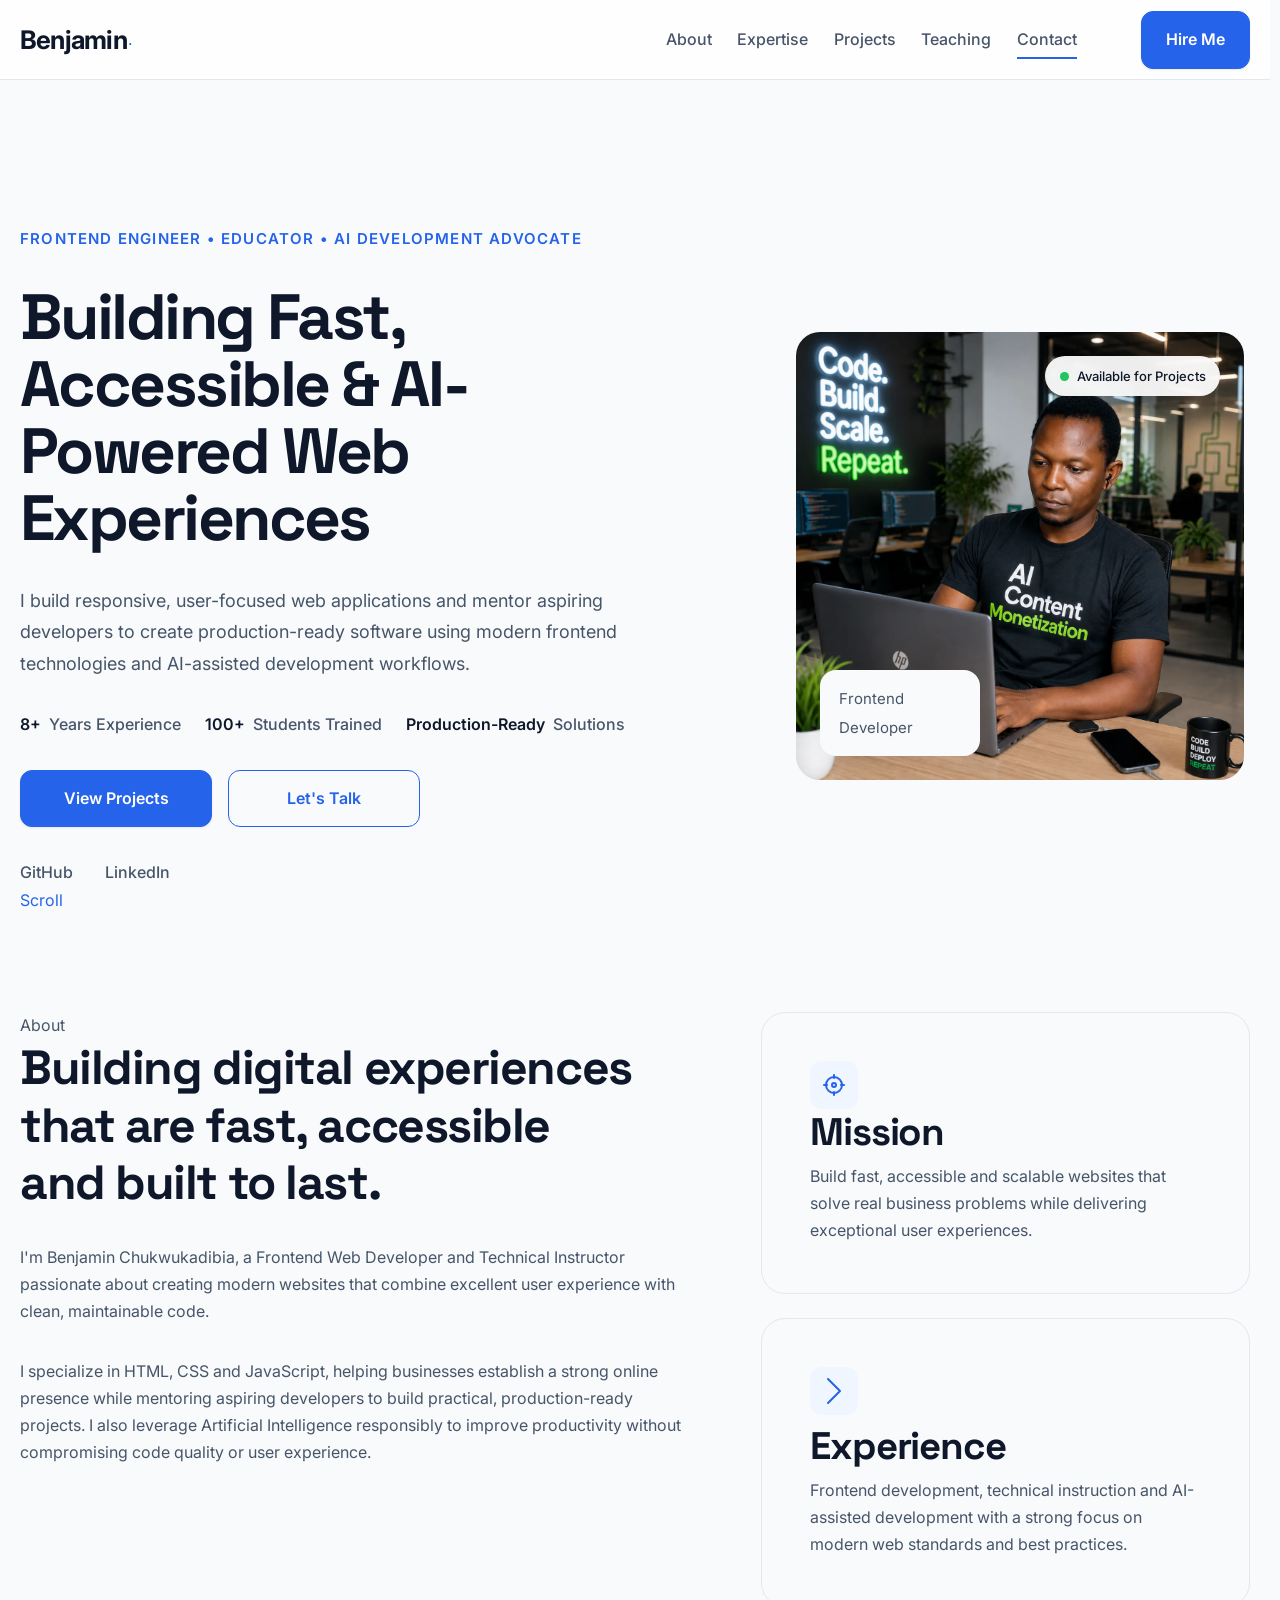
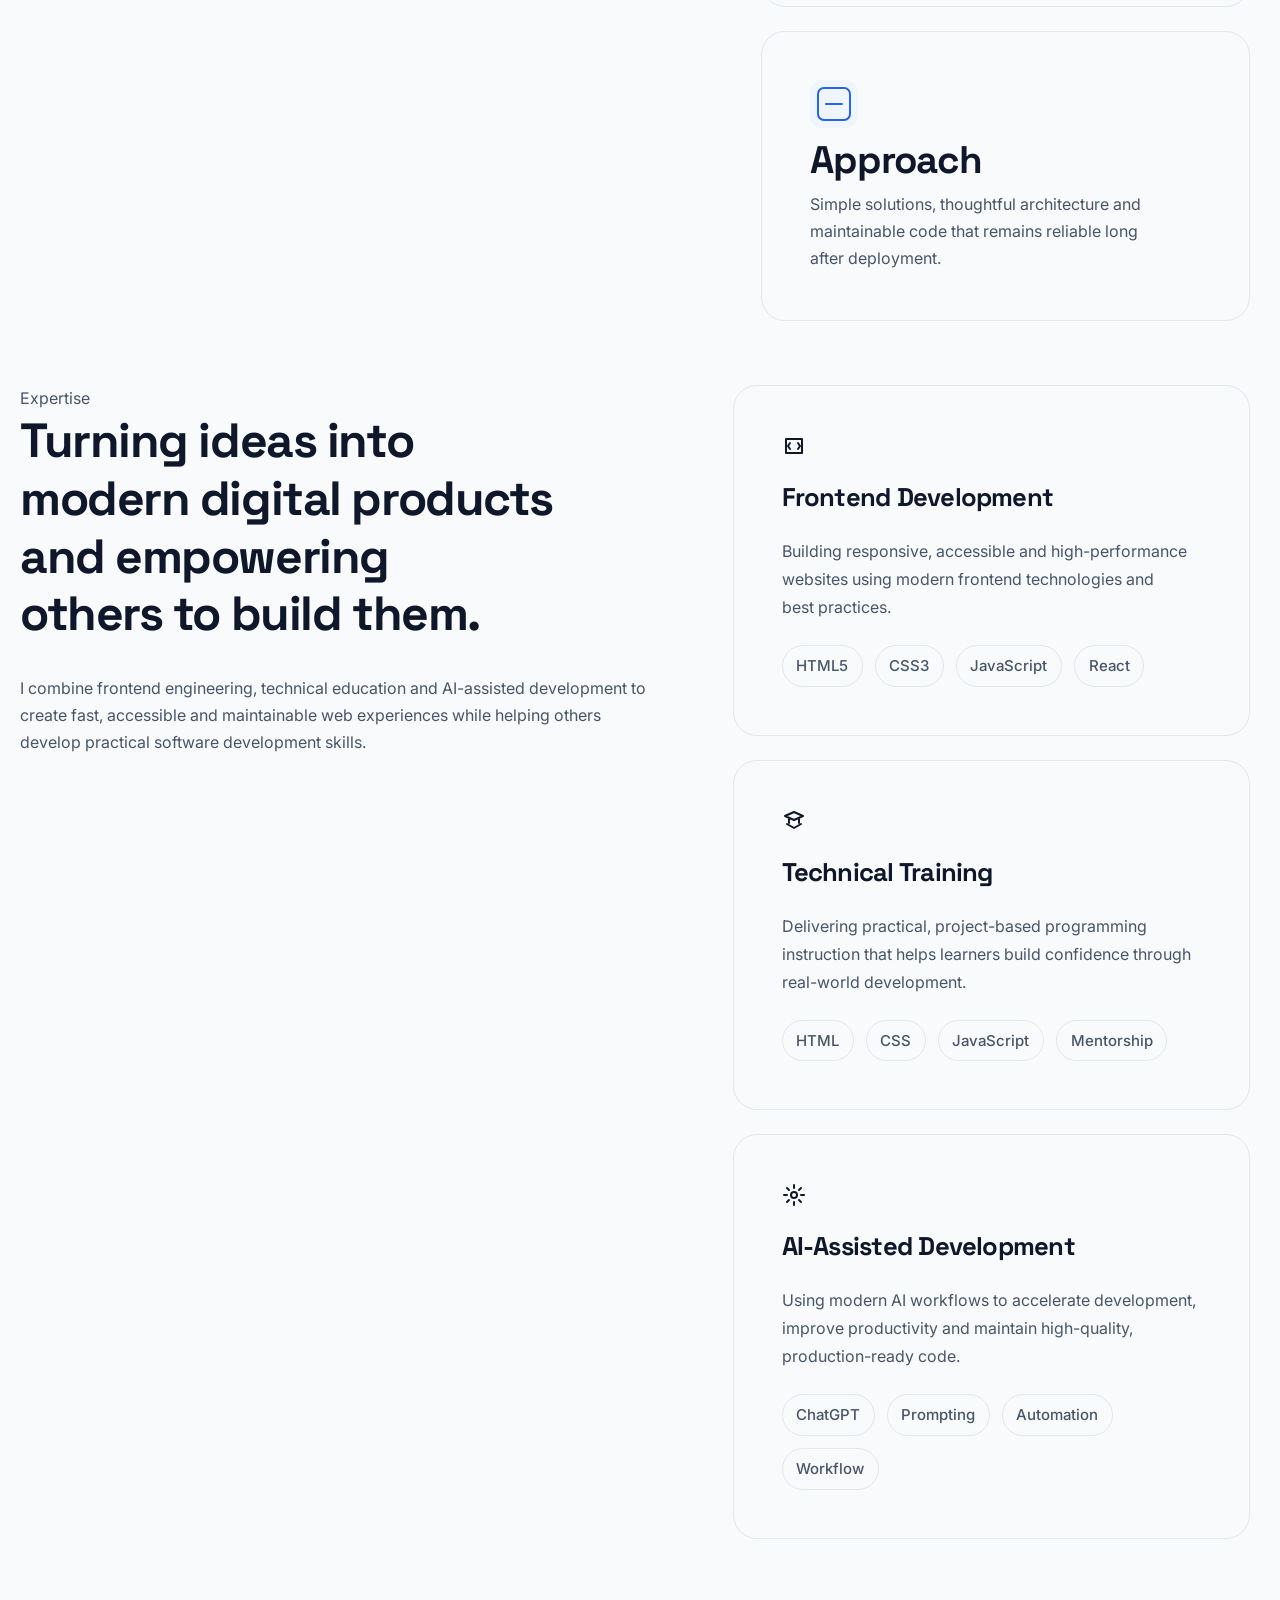
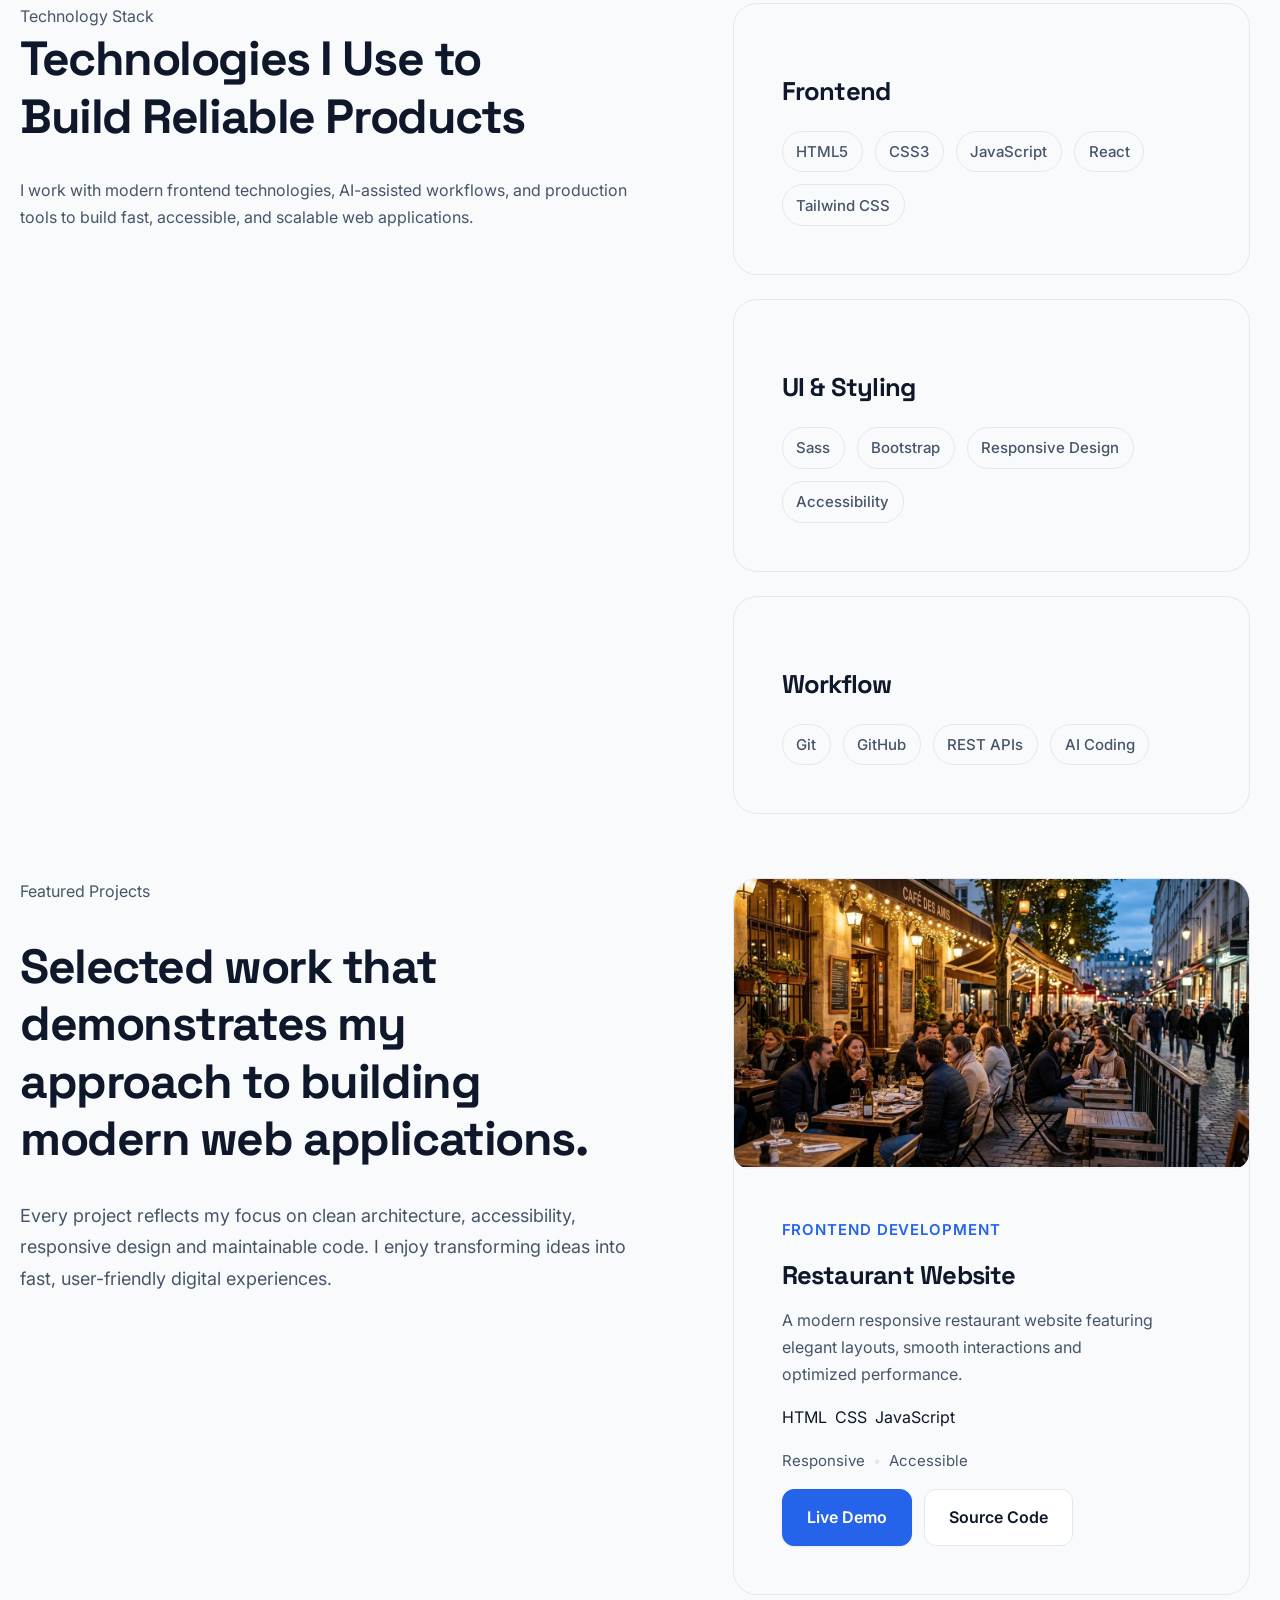
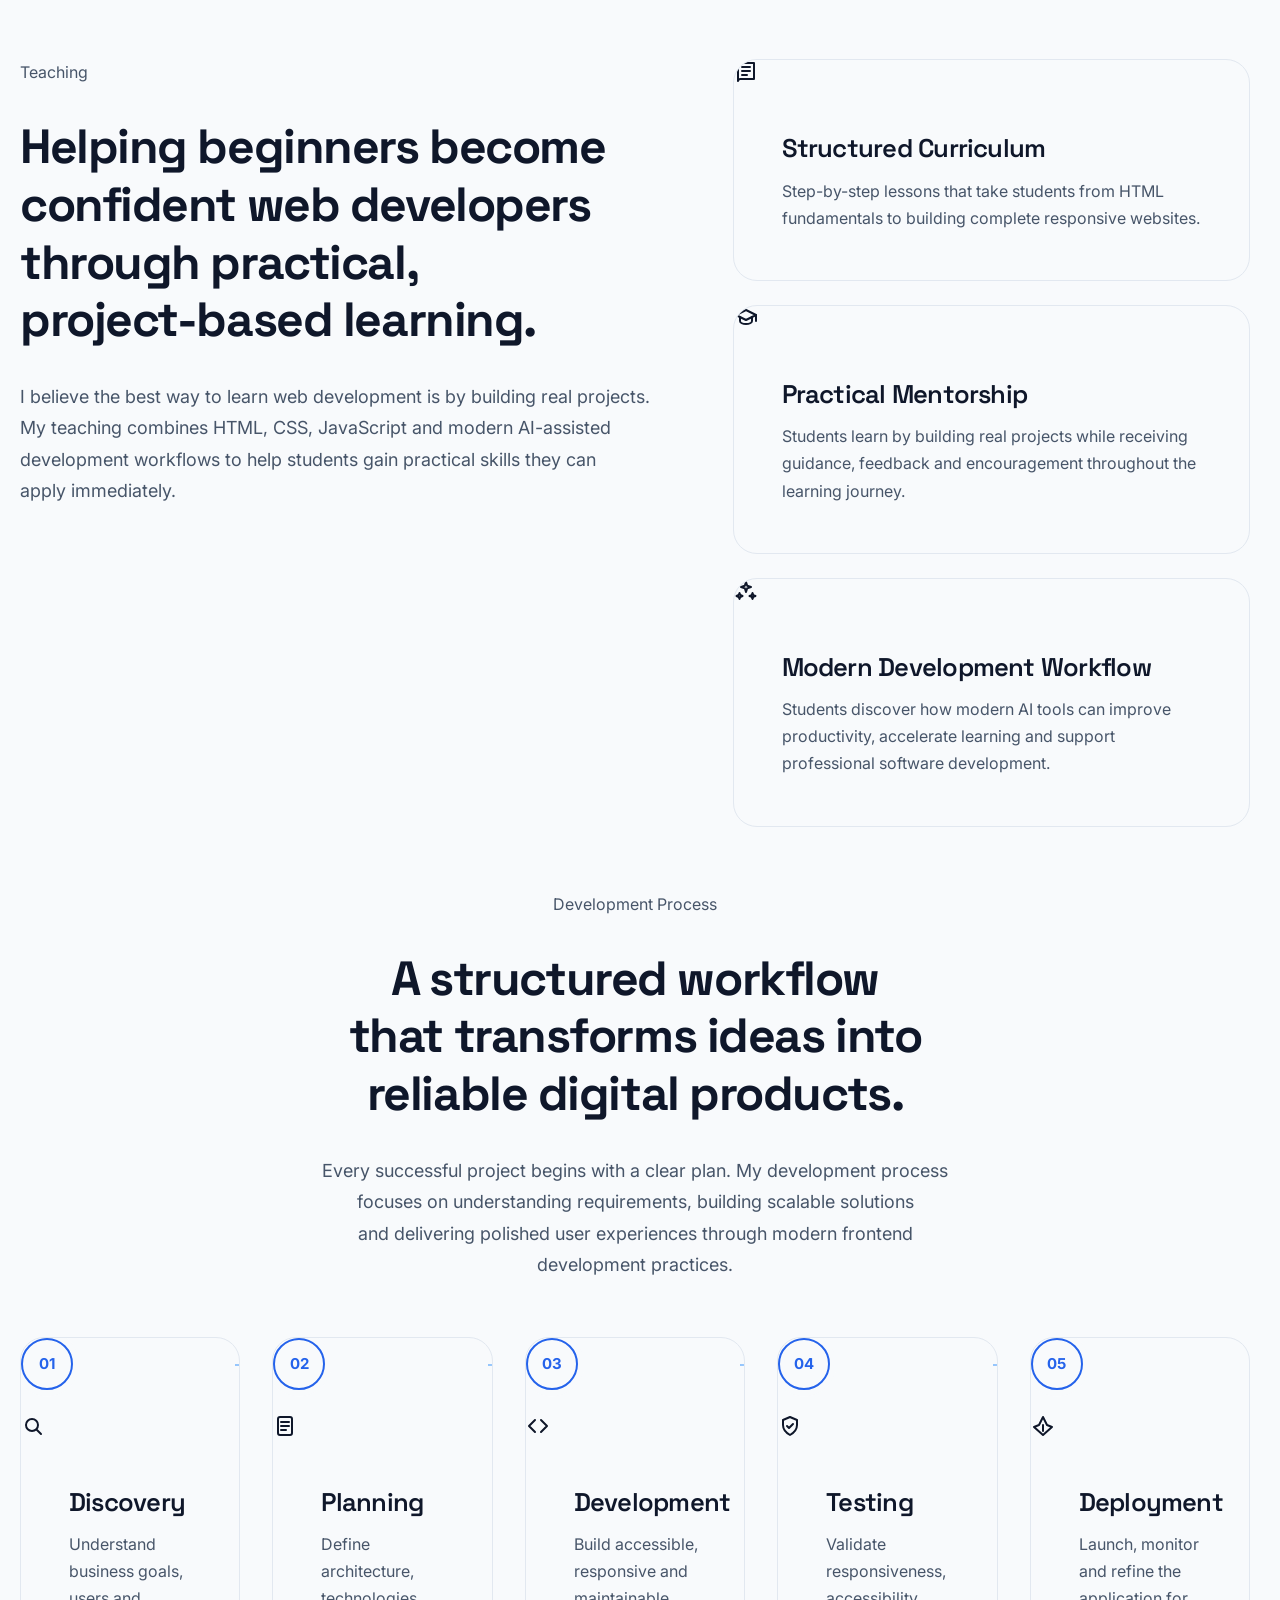
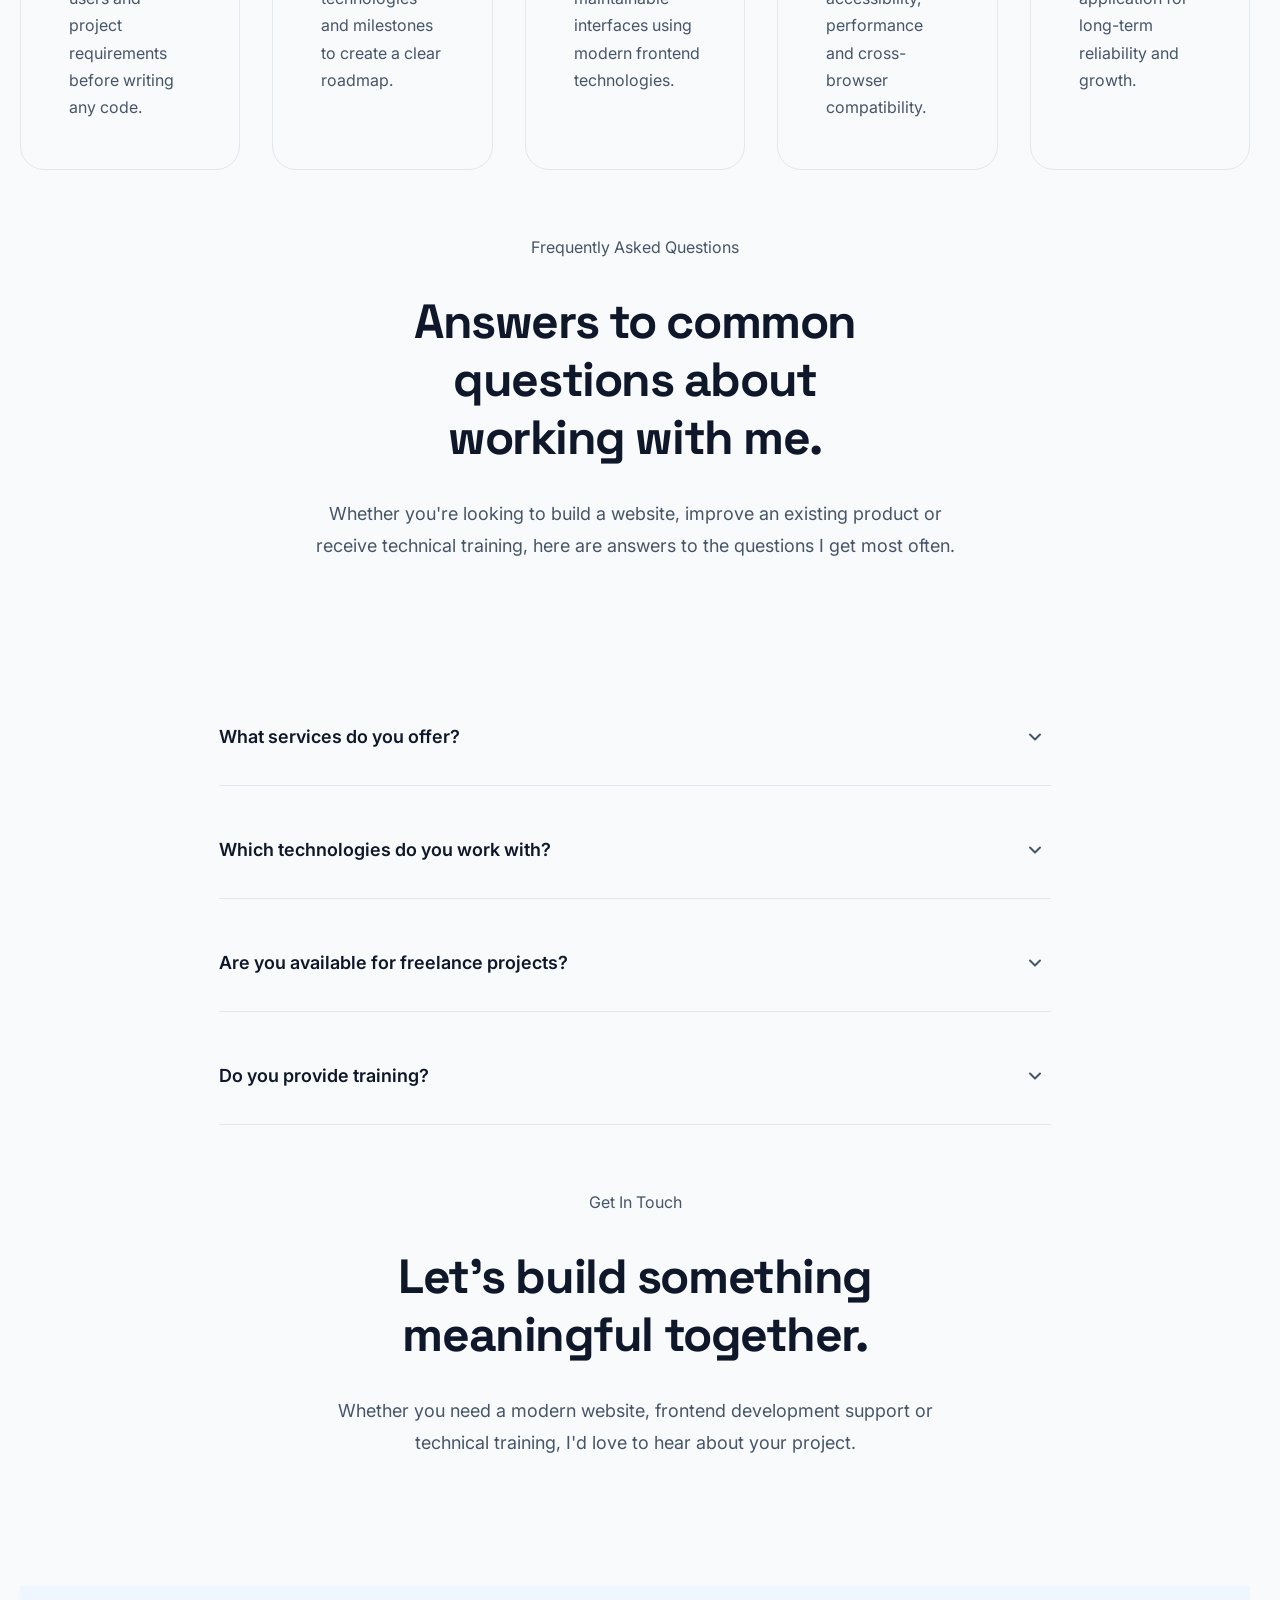
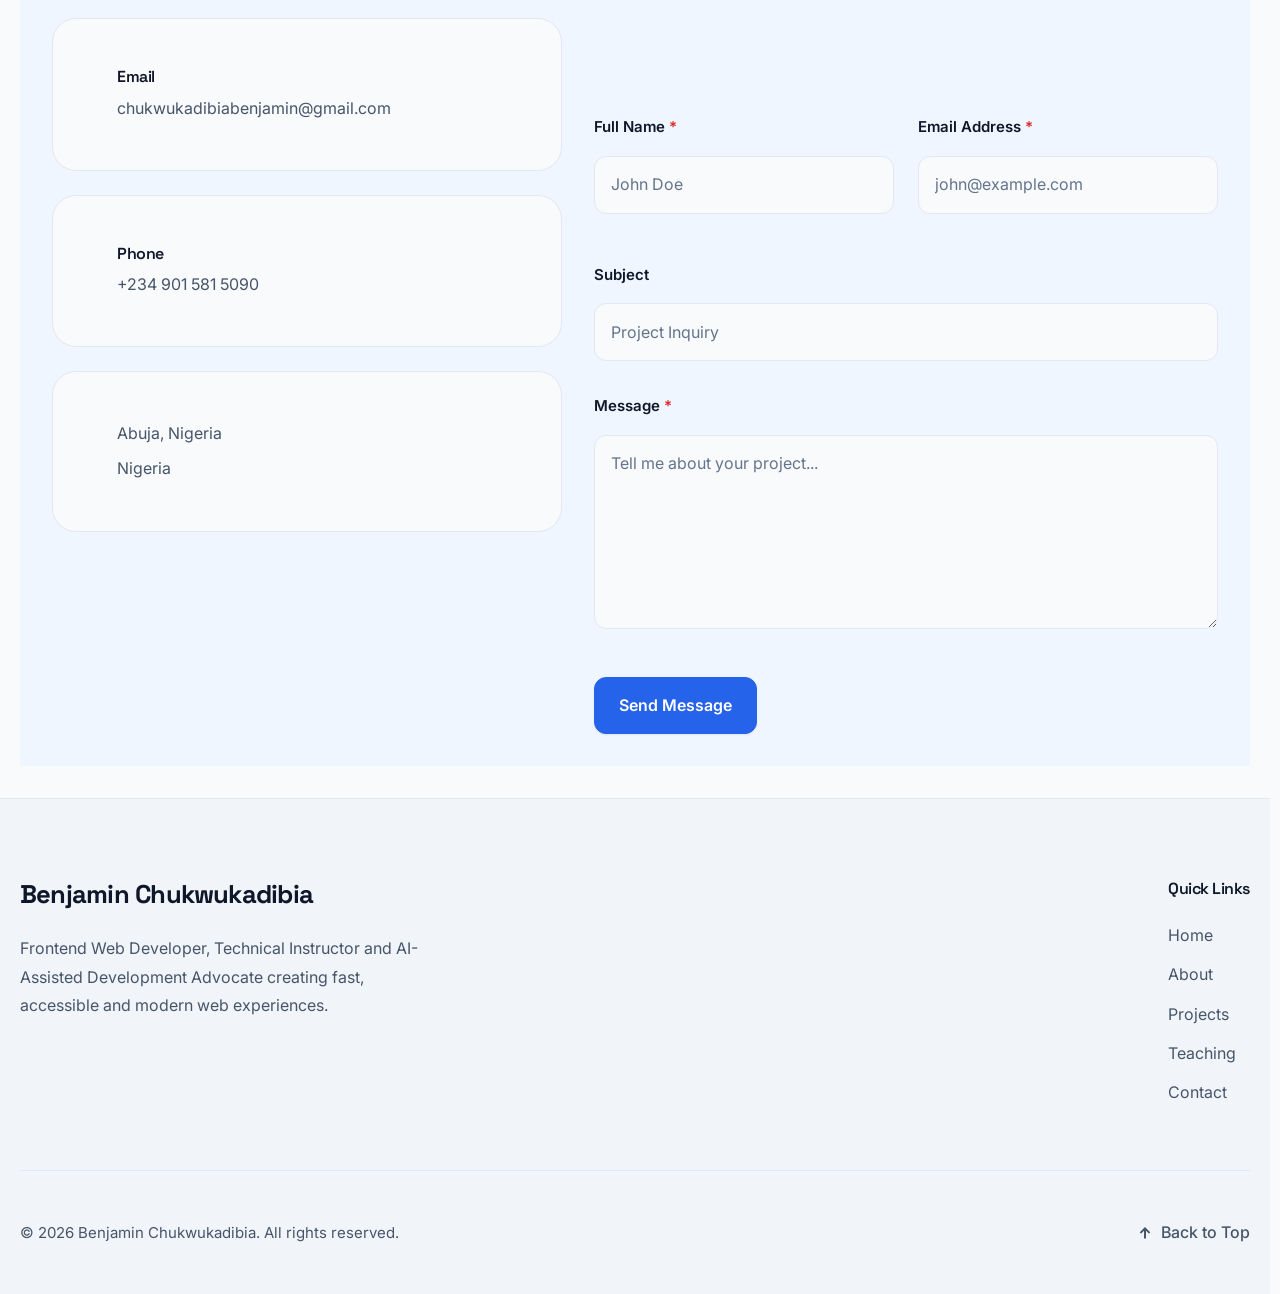
<file: index.html>
<!DOCTYPE html>
<html lang="en-NG" dir="ltr">

<head>

    <script>document.documentElement.classList.add("js");</script>

    <!-- ==========================================
         Basic Meta
    ========================================== -->

    <meta charset="UTF-8">

    <meta
        name="viewport"
        content="width=device-width, initial-scale=1.0">

    <meta
        http-equiv="X-UA-Compatible"
        content="IE=edge">

    <meta
        name="theme-color"
        content="#0F172A">

    <meta
        name="color-scheme"
        content="light dark">

    <!-- ==========================================
         Primary SEO
    ========================================== -->

    <title>
        Benjamin Chukwukadibia | Frontend Web Developer | Technical Instructor
    </title>

    <meta
        name="description"
        content="Frontend Web Developer, Technical Instructor and AI-Assisted Development Advocate building fast, responsive and accessible web applications.">

    <meta
        name="keywords"
        content="Benjamin Chukwukadibia, Frontend Developer, Web Developer Nigeria, JavaScript, React, HTML, CSS, AI Development, Technical Instructor, Portfolio">

    <meta
        name="author"
        content="Benjamin Chukwukadibia">

    <meta
        name="robots"
        content="index, follow">

    <link
        rel="canonical"
        href="https://chukwukadibia.netlify.app/">

    <!-- ==========================================
         Open Graph
    ========================================== -->

    <meta
        property="og:type"
        content="website">

    <meta
        property="og:title"
        content="Benjamin Chukwukadibia">

    <meta
        property="og:description"
        content="Frontend Web Developer | Technical Instructor | AI-Assisted Development Advocate">

    <meta
        property="og:url"
        content="https://chukwukadibia.netlify.app">

    <meta
        property="og:image"
        content="https://chukwukadibia.netlify.app/seo/og-image.webp">

    <meta
        property="og:site_name"
        content="Benjamin Chukwukadibia Portfolio">

    <meta
        property="og:locale"
        content="en_NG">

    <!-- ==========================================
         Twitter
    ========================================== -->

    <meta
        name="twitter:card"
        content="summary_large_image">

    <meta
        name="twitter:title"
        content="Benjamin Chukwukadibia">

    <meta
        name="twitter:description"
        content="Frontend Web Developer | Technical Instructor | AI-Assisted Development Advocate">

    <meta
        name="twitter:image"
        content="https://chukwukadibia.netlify.app/seo/og-image.webp">

    <!-- ==========================================
         Structured Data (JSON-LD)

         Source of truth lives here, inlined directly -
         JSON-LD must be inline for crawlers to reliably
         read it, so seo/schema.json (previously empty
         and unused) was removed rather than kept as a
         second, driftable copy of the same data.
    ========================================== -->

    <script type="application/ld+json">
    {
        "@context": "https://schema.org",
        "@type": "Person",
        "name": "Benjamin Chukwukadibia",
        "url": "https://chukwukadibia.netlify.app",
        "image": "https://chukwukadibia.netlify.app/assets/images/profile/benjamin.webp",
        "jobTitle": "Frontend Web Developer",
        "description": "Frontend Web Developer, Technical Instructor and AI-Assisted Development Advocate building fast, responsive and accessible web applications.",
        "email": "mailto:chukwukadibiabenjamin@gmail.com",
        "sameAs": [
            "https://github.com/Chukwukadibia/Chukwukadibia",
            "https://www.linkedin.com/in/chukwukadibia-benjamin-b775a0150/"
        ]
    }
    </script>

    <!-- ==========================================
         Favicons
    ========================================== -->

    <link
        rel="icon"
        href="favicon/favicon.ico"
        sizes="any">

    <link
        rel="icon"
        type="image/png"
        sizes="16x16"
        href="favicon/favicon-16x16.png">

    <link
        rel="icon"
        type="image/png"
        sizes="32x32"
        href="favicon/favicon-32x32.png">

    <link
        rel="apple-touch-icon"
        href="favicon/apple-touch-icon.png">

    <link
        rel="manifest"
        href="site.webmanifest">

    <!-- ==========================================
         Google Fonts
    ========================================== -->

    <link
        rel="preconnect"
        href="https://fonts.googleapis.com">

    <link
        rel="preconnect"
        href="https://fonts.gstatic.com"
        crossorigin>

    <link
        href="https://fonts.googleapis.com/css2?family=Inter:wght@400;500;600;700;800&family=Space+Grotesk:wght@500;600;700&display=swap"
        rel="stylesheet">

    <!-- ==========================================
         CSS

         Loaded as individual <link rel="stylesheet">
         tags (parallel HTTP requests) instead of the
         previous single style.css with 44 sequential
         @import statements. @import chains are
         render-blocking AND serialized - each file
         waits for the one before it to finish loading
         before it even starts - whereas the browser
         fetches multiple <link> tags in parallel. Order
         below matches the original @import cascade
         exactly, so specificity/override behavior is
         unchanged.

         16 of the original 44 imports pointed to empty
         (0-byte) placeholder files - grid.css, badges,
         social-links, timeline (components), tech-stack
         (sections - note components/tech-stack.css is
         NOT empty and IS included below), blog, the
         three pages/*.css files, dark theme, and all
         four utilities/*.css files. Those files still
         exist on disk as their designated future home
         for that concern, but are intentionally left out
         of this list while empty, since a <link> to an
         empty file is a wasted request. Add them back in
         their original position (see the old style.css
         in git history) once they have real content.
    ========================================== -->

    <link
        rel="stylesheet"
        href="assets/css/foundation/tokens.css">

    <link
        rel="stylesheet"
        href="assets/css/foundation/reset.css">

    <link
        rel="stylesheet"
        href="assets/css/foundation/typography.css">

    <link
        rel="stylesheet"
        href="assets/css/foundation/base.css">

    <link
        rel="stylesheet"
        href="assets/css/layout/container.css">

    <link
        rel="stylesheet"
        href="assets/css/layout/section.css">

    <link
        rel="stylesheet"
        href="assets/css/layout/layout.css">

    <link
        rel="stylesheet"
        href="assets/css/components/header.css">

    <link
        rel="stylesheet"
        href="assets/css/components/buttons.css">

    <link
        rel="stylesheet"
        href="assets/css/components/cards.css">

    <link
        rel="stylesheet"
        href="assets/css/components/card-interactions.css">

    <link
        rel="stylesheet"
        href="assets/css/components/tech-stack.css">

    <link
        rel="stylesheet"
        href="assets/css/components/tags.css">

    <link
        rel="stylesheet"
        href="assets/css/components/avatar.css">

    <link
        rel="stylesheet"
        href="assets/css/components/forms.css">

    <link
        rel="stylesheet"
        href="assets/css/components/navigation.css">

    <link
        rel="stylesheet"
        href="assets/css/sections/hero.css">

    <link
        rel="stylesheet"
        href="assets/css/sections/about.css">

    <link
        rel="stylesheet"
        href="assets/css/sections/expertise.css">

    <link
        rel="stylesheet"
        href="assets/css/sections/projects.css">

    <link
        rel="stylesheet"
        href="assets/css/sections/teaching.css">

    <link
        rel="stylesheet"
        href="assets/css/sections/process.css">

    <link
        rel="stylesheet"
        href="assets/css/sections/timeline.css">

    <link
        rel="stylesheet"
        href="assets/css/sections/testimonials.css">

    <link
        rel="stylesheet"
        href="assets/css/sections/faq.css">

    <link
        rel="stylesheet"
        href="assets/css/sections/contact.css">

    <link
        rel="stylesheet"
        href="assets/css/sections/footer.css">

    <link
        rel="stylesheet"
        href="assets/css/animations.css">

</head>

<body>

    <!-- ==========================================
         Site Wrapper
    ========================================== -->

    <div class="site-wrapper">

        <!-- ==========================================
             Header
        ========================================== -->

        <header
            class="site-header"
            id="top">

            <div class="container">

                <nav
                    class="navbar"
                    aria-label="Primary Navigation">

                    <!-- Logo -->

                    <a
                        href="#hero"
                        class="logo"
                        aria-label="Benjamin Chukwukadibia Home">

                        <span class="logo-text">

                            Benjamin

                        </span>

                        <span
                            class="logo-dot"
                            aria-hidden="true">

                            .

                        </span>

                    </a>

                    <!-- Navigation -->

                    <div
                        class="nav-menu"
                        id="nav-menu">

                        <ul
                            class="nav-list">

                            <li class="nav-item">

                                <a
                                    class="nav-link"
                                    href="#about">

                                    <span class="nav-link-text">

                                        About

                                    </span>

                                </a>

                            </li>

                            <li class="nav-item">

                                <a
                                    class="nav-link"
                                    href="#expertise">

                                    <span class="nav-link-text">

                                        Expertise

                                    </span>

                                </a>

                            </li>

                            <li class="nav-item">

                                <a
                                    class="nav-link"
                                    href="#projects">

                                    <span class="nav-link-text">

                                        Projects

                                    </span>

                                </a>

                            </li>

                            <li class="nav-item">

                                <a
                                    class="nav-link"
                                    href="#teaching">

                                    <span class="nav-link-text">

                                        Teaching

                                    </span>

                                </a>

                            </li>

                            <li class="nav-item">

                                <a
                                    class="nav-link"
                                    href="#contact">

                                    <span class="nav-link-text">

                                        Contact

                                    </span>

                                </a>

                            </li>

                        </ul>

                        <a
                            href="#contact"
                            class="btn btn-primary nav-cta">

                            Hire Me

                        </a>

                    </div>

                    <!-- Mobile Toggle -->

                    <button
                        type="button"
                        class="nav-toggle"
                        aria-label="Toggle navigation"
                        aria-controls="nav-menu"
                        aria-expanded="false">

                        <svg
                            class="nav-toggle-icon"
                            viewBox="0 0 24 24"
                            aria-hidden="true"
                            focusable="false">

                            <line
                                class="line line-top"
                                x1="3"
                                y1="6"
                                x2="21"
                                y2="6" />

                            <line
                                class="line line-middle"
                                x1="3"
                                y1="12"
                                x2="21"
                                y2="12" />

                            <line
                                class="line line-bottom"
                                x1="3"
                                y1="18"
                                x2="21"
                                y2="18" />

                        </svg>

                    </button>

                </nav>

            </div>

        </header>

        <!-- ==========================================
             Main Content
        ========================================== -->

        <main id="main-content">

            <!-- Hero Section -->

            <!-- ==========================================
                HERO
            ========================================== -->

            <section
                id="hero"
                class="hero-section"
                aria-labelledby="hero-title">

                <div class="container">

                    <div class="hero-grid">

                        <!-- ==========================================
                            Hero Content
                        ========================================== -->

                        <div class="hero-content">
                                <div class="hero-copy">

                                <!-- Eyebrow -->

                                <p class="hero-eyebrow">

                                    Frontend Engineer • Educator • AI Development Advocate

                                </p>

                                <!-- Main Heading -->

                                <h1
                                    id="hero-title"
                                    class="hero-title">

                                    Building Fast,
                                    Accessible &
                                    AI-Powered
                                    Web Experiences

                                </h1>

                                <!-- Introduction -->

                                <p class="hero-description">

                                    I build responsive, user-focused web applications and mentor aspiring developers to create production-ready software using modern frontend technologies and AI-assisted development workflows.

                                </p>

                                <!-- Credibility -->

                                <ul
                                    class="hero-highlights"
                                    aria-label="Professional Highlights">

                                    <li>

                                        <strong>8+</strong> Years Experience

                                    </li>

                                    <li>

                                        <strong>100+</strong> Students Trained

                                    </li>

                                    <li>

                                        <strong>Production-Ready</strong> Solutions

                                    </li>

                                </ul>

                                <!-- Call To Action -->

                                <div class="hero-actions">

                                    <a
                                        href="#projects"
                                        class="btn btn-primary">

                                        View Projects

                                    </a>

                                    <a
                                        href="#contact"
                                        class="btn btn-outline">

                                        Let's Talk

                                    </a>

                                </div>

                                <!-- Social -->

                                <ul
                                    class="hero-socials"
                                    aria-label="Social Links">

                                    <li>

                                        <a
                                            href="https://github.com/Chukwukadibia/Chukwukadibia"
                                            target="_blank"
                                            rel="noopener noreferrer">

                                            GitHub

                                        </a>

                                    </li>

                                    <li>

                                        <a
                                            href="https://www.linkedin.com/in/chukwukadibia-benjamin-b775a0150/"
                                            target="_blank"
                                            rel="noopener noreferrer">

                                            LinkedIn

                                        </a>

                                    </li>

                                </ul>
                            </div>

                        </div>

                        <!-- ==========================================
                            Hero Media
                        ========================================== -->

                        <div class="hero-media">

                            <figure class="hero-photo">

                                <img
                                    src="assets/images/profile/benjamin.webp"
                                    alt="Benjamin Chukwukadibia"
                                    class="hero-image"
                                    width="640"
                                    height="800"
                                    loading="eager"
                                    decoding="async"
                                    fetchpriority="high">

                                <div class="profile-status">

                                    <span class="status-dot"></span>

                                    Available for Projects

                                </div>

                                <div class="profile-badge">

                                     <span class="badge-title">
                                        Frontend
                                    </span>

                                    <span class="badge-subtitle">
                                        Developer
                                    </span>

                                </div>

                                <span
                                    class="profile-shape"
                                    aria-hidden="true">
                                </span>

                            </figure>

                        </div>
                    </div>
                    <!-- ==========================================
                        Scroll Indicator
                    ========================================== -->

                    <a
                        href="#about"
                        class="scroll-indicator"
                        aria-label="Scroll to About section">

                        Scroll

                    </a>

                </div>

            </section>

            <!-- ==========================================
                ABOUT
            ========================================== -->

            <section
                class="section about-section"
                id="about"
                aria-labelledby="about-title">

                <div class="container">

                    <div class="about-grid">

                        <!-- About Content -->

                        <div class="about-content">

                            <header class="section-header">

                                <p class="section-eyebrow">

                                    About

                                </p>

                                <h2
                                    class="section-title"
                                    id="about-title">

                                    Building digital experiences that are fast, accessible and built to last.

                                </h2>

                            </header>

                            <p class="about-lead">

                                I'm Benjamin Chukwukadibia, a Frontend Web Developer and Technical Instructor passionate about creating modern websites that combine excellent user experience with clean, maintainable code.

                            </p>

                            <p>

                                I specialize in HTML, CSS and JavaScript, helping businesses establish a strong online presence while mentoring aspiring developers to build practical, production-ready projects. I also leverage Artificial Intelligence responsibly to improve productivity without compromising code quality or user experience.

                            </p>

                        </div>

                        <!-- About Highlights -->

                        <div class="about-cards">

                            <article class="card card--interactive about-card">

                                <div class="card-body">

                                    <div class="card-icon about-card-icon" aria-hidden="true">

                                            <svg
                                                viewBox="0 0 24 24"
                                                class="about-icon">

                                                <circle
                                                    cx="12"
                                                    cy="12"
                                                    r="8"
                                                    class="icon-stroke"/>

                                                <circle
                                                    cx="12"
                                                    cy="12"
                                                    r="2"
                                                    class="icon-stroke"/>

                                                <line
                                                    x1="12"
                                                    y1="2"
                                                    x2="12"
                                                    y2="5"
                                                    class="icon-stroke"/>

                                                <line
                                                    x1="22"
                                                    y1="12"
                                                    x2="19"
                                                    y2="12"
                                                    class="icon-stroke"/>

                                                <line
                                                    x1="12"
                                                    y1="22"
                                                    x2="12"
                                                    y2="19"
                                                    class="icon-stroke"/>

                                                <line
                                                    x1="2"
                                                    y1="12"
                                                    x2="5"
                                                    y2="12"
                                                    class="icon-stroke"/>

                                            </svg>
                                        </div>

                                    <h3>

                                        Mission

                                    </h3>

                                    <p>

                                        Build fast, accessible and scalable websites that solve real business problems while delivering exceptional user experiences.

                                    </p>
                                </div>
                            </article>

                            <article class="card card--interactive about-card">

                                <div class="card-body">


                                    <div class="about-card-icon" aria-hidden="true">

                                        <svg
                                            viewBox="0 0 24 24"
                                            class="about-icon">

                                            <polyline
                                                points="9 18 15 12 9 6"
                                                class="icon-stroke"/>

                                        </svg>

                                    </div>
                                    <h3>

                                        Experience

                                    </h3>

                                    <p>

                                        Frontend development, technical instruction and AI-assisted development with a strong focus on modern web standards and best practices.

                                    </p>
                                </div>
                            </article>

                            <article class="card card--interactive about-card">

                                <div class="card-body">

                                    <div class="about-card-icon" aria-hidden="true">

                                        <svg
                                            viewBox="0 0 24 24"
                                            class="about-icon">

                                            <rect
                                                x="4"
                                                y="4"
                                                width="16"
                                                height="16"
                                                rx="3"
                                                class="icon-stroke"/>

                                            <path
                                                d="M8 12h8"
                                                class="icon-stroke"/>

                                        </svg>

                                    </div>
                                    <h3>

                                        Approach

                                    </h3>

                                    <p>

                                        Simple solutions, thoughtful architecture and maintainable code that remains reliable long after deployment.

                                    </p>
                                </div>
                            </article>

                        </div>

                    </div>

                </div>

            </section>
            <!-- Additional sections will be added progressively -->
            
            <!-- ==========================================
                EXPERTISE
            ========================================== -->

            <section
                class="section expertise-section"
                id="expertise"
                aria-labelledby="expertise-title">

                <div class="container">

                    <div class="expertise-grid">

                        <!-- ==========================================
                            Section Header
                        ========================================== -->

                        <div class="expertise-content">

                            <header class="section-header">

                                <p class="section-eyebrow">

                                    Expertise

                                </p>

                                <h2
                                    id="expertise-title"
                                    class="section-title">

                                    Turning ideas into modern digital products and empowering others to build them.

                                </h2>

                            </header>

                            <p class="expertise-lead">

                                I combine frontend engineering, technical education and AI-assisted development to create fast, accessible and maintainable web experiences while helping others develop practical software development skills.

                            </p>

                        </div>

                        <!-- ==========================================
                            Expertise Cards
                        ========================================== -->

                        <div class="expertise-cards">

                            <!-- Frontend Development -->

                            <article class="card card--interactive expertise-card">

                                <div class="card-body">

                                    <div class="card-icon expertise-card-icon">

                                        <svg
                                            viewBox="0 0 24 24"
                                            aria-hidden="true">

                                            <path
                                                class="icon-stroke"
                                                d="M4 5h16v14H4z"/>

                                            <path
                                                class="icon-stroke"
                                                d="M8 9l-2 3 2 3"/>

                                            <path
                                                class="icon-stroke"
                                                d="M16 9l2 3-2 3"/>

                                        </svg>

                                    </div>

                                    <h3>

                                        Frontend Development

                                    </h3>

                                    <p>

                                        Building responsive, accessible and high-performance websites using modern frontend technologies and best practices.

                                    </p>

                                    <div class="expertise-tags">

                                        <span class="tag">HTML5</span>

                                        <span class="tag">CSS3</span>

                                        <span class="tag">JavaScript</span>

                                        <span class="tag">React</span>

                                    </div>

                                </div>

                            </article>

                            <!-- Technical Training -->

                            <article class="card card--interactive expertise-card">

                                <div class="card-body">

                                    <div class="card-icon expertise-card-icon">

                                        <svg
                                            viewBox="0 0 24 24"
                                            aria-hidden="true">

                                            <path
                                                class="icon-stroke"
                                                d="M3 7l9-4 9 4-9 4z"/>

                                            <path
                                                class="icon-stroke"
                                                d="M7 10v4"/>

                                            <path
                                                class="icon-stroke"
                                                d="M17 10v4"/>

                                            <path
                                                class="icon-stroke"
                                                d="M5 15l7 4 7-4"/>

                                        </svg>

                                    </div>

                                    <h3>

                                        Technical Training

                                    </h3>

                                    <p>

                                        Delivering practical, project-based programming instruction that helps learners build confidence through real-world development.

                                    </p>

                                    <div class="expertise-tags">

                                        <span class="tag">HTML</span>

                                        <span class="tag">CSS</span>

                                        <span class="tag">JavaScript</span>

                                        <span class="tag">Mentorship</span>

                                    </div>

                                </div>

                            </article>

                            <!-- AI-Assisted Development -->

                            <article class="card card--interactive expertise-card">

                                <div class="card-body">

                                    <div class="card-icon expertise-card-icon">

                                        <svg
                                            viewBox="0 0 24 24"
                                            aria-hidden="true">

                                            <circle
                                                class="icon-stroke"
                                                cx="12"
                                                cy="12"
                                                r="3"/>

                                            <path
                                                class="icon-stroke"
                                                d="M12 2v3"/>

                                            <path
                                                class="icon-stroke"
                                                d="M12 19v3"/>

                                            <path
                                                class="icon-stroke"
                                                d="M2 12h3"/>

                                            <path
                                                class="icon-stroke"
                                                d="M19 12h3"/>

                                            <path
                                                class="icon-stroke"
                                                d="M5 5l2 2"/>

                                            <path
                                                class="icon-stroke"
                                                d="M17 17l2 2"/>

                                            <path
                                                class="icon-stroke"
                                                d="M19 5l-2 2"/>

                                            <path
                                                class="icon-stroke"
                                                d="M7 17l-2 2"/>

                                        </svg>

                                    </div>

                                    <h3>

                                        AI-Assisted Development

                                    </h3>

                                    <p>

                                        Using modern AI workflows to accelerate development, improve productivity and maintain high-quality, production-ready code.

                                    </p>

                                    <div class="expertise-tags">

                                        <span class="tag">ChatGPT</span>

                                        <span class="tag">Prompting</span>

                                        <span class="tag">Automation</span>

                                        <span class="tag">Workflow</span>

                                    </div>

                                </div>

                            </article>

                        </div>

                    </div>

                </div>

            </section>

            <section
                class="section tech-stack-section"
                id="tech-stack"
                aria-labelledby="tech-stack-title">

                <div class="container">

                    <div class="tech-stack-grid">

                        <!-- Content -->

                        <div class="tech-stack-content">
                            <header class="section-header">

                                <p class="section-eyebrow">

                                Technology Stack

                                </p>

                                <h2
                                class="section-title"
                                id="tech-stack-title">

                                Technologies I Use to Build Reliable Products

                                </h2>

                            </header>
                            
                            <p class="section-description">

                                I work with modern frontend technologies,
                                AI-assisted workflows, and production tools
                                to build fast, accessible, and scalable web
                                applications.

                            </p>

                        </div>

                        <!-- Skills -->

                        <div class="tech-stack-groups">

                            <!-- Frontend -->

                            <article class="card card--interactive tech-group">

                                <div class="card-body">

                                    <div class="card-icon tech-group-icon">

                                        <!-- SVG -->

                                    </div>

                                    <h3>

                                        Frontend

                                    </h3>

                                    <div class="tech-tags">

                                        <span class="tag tech-tag">HTML5</span>
                                        <span class="tag tech-tag">CSS3</span>
                                        <span class="tag tech-tag">JavaScript</span>
                                        <span class="tag tech-tag">React</span>
                                        <span class="tag tech-tag">Tailwind CSS</span>

                                    </div>

                                </div>

                            </article>

                            <!-- Styling -->

                            <article class="card card--interactive tech-group">

                                <div class="card-body">

                                    <div class="card-icon tech-group-icon">

                                        <!-- SVG -->

                                    </div>

                                    <h3>

                                        UI & Styling

                                    </h3>

                                    <div class="tech-tags">

                                        <span class="tag tech-tag">Sass</span>
                                        <span class="tag tech-tag">Bootstrap</span>
                                        <span class="tag tech-tag">Responsive Design</span>
                                        <span class="tag tech-tag">Accessibility</span>

                                    </div>

                                </div>

                            </article>

                            <!-- Workflow -->

                            <article class="card card--interactive tech-group">

                                <div class="card-body">

                                    <div class="card-icon tech-group-icon">

                                        <!-- SVG -->

                                    </div>

                                    <h3>

                                        Workflow

                                    </h3>

                                    <div class="tech-tags">

                                        <span class="tag tech-tag">Git</span>
                                        <span class="tag tech-tag">GitHub</span>
                                        <span class="tag tech-tag">REST APIs</span>
                                        <span class="tag tech-tag">AI Coding</span>

                                    </div>

                                </div>

                            </article>

                        </div>

                    </div>

                </div>

            </section>

            <section
                class="projects-section section"
                id="projects"
                aria-labelledby="projects-title">

                <div class="container">

                    <div class="projects-grid">

                        <div class="projects-content">

                            <p class="section-eyebrow">

                                Featured Projects

                            </p>

                            <h2
                                class="section-title"
                                id="projects-title">

                                Selected work that demonstrates
                                my approach to building modern
                                web applications.

                            </h2>

                            <p class="projects-description">

                                Every project reflects my focus on
                                clean architecture, accessibility,
                                responsive design and maintainable
                                code. I enjoy transforming ideas
                                into fast, user-friendly digital
                                experiences.

                            </p>

                        </div>

                        <div class="projects-gallery">

                            <article
                                class="card card--interactive project-card">

                                <figure class="project-image">

                                    <div class="project-image-wrapper">

                                        <a
                                            href="#"
                                            aria-label="View Restaurant Website project">

                                            <img
                                                src="assets/images/projects/project-01.webp"
                                                alt="Homepage of the Restaurant Website project"
                                                width="1280"
                                                height="720"
                                                loading="lazy"
                                                decoding="async">

                                        </a>

                                    </div>

                                </figure>

                                <div class="card-body">

                                    <span class="project-category">

                                        Frontend Development

                                    </span>

                                    <h3 class="project-title">

                                         <a href="#">

                                            Restaurant Website

                                        </a>

                                    </h3>

                                    <p class="project-description">

                                        A modern responsive restaurant website
                                        featuring elegant layouts, smooth
                                        interactions and optimized performance.

                                    </p>

                                    <ul class="project-tags">

                                        <li>

                                            <span class="badge project-badge">

                                                HTML

                                            </span>

                                        </li>

                                        <li>

                                            <span class="badge project-badge">

                                                CSS

                                            </span>

                                        </li>

                                        <li>

                                            <span class="badge project-badge">

                                                JavaScript

                                            </span>

                                        </li>

                                    </ul>

                                    <div class="project-meta">

                                        <span class="project-meta-item">

                                            Responsive

                                        </span>

                                        <span
                                            class="project-meta-separator"
                                            aria-hidden="true">

                                            •

                                        </span>

                                        <span class="project-meta-item">

                                            Accessible

                                        </span>

                                    </div>

                                    <div class="project-actions">

                                        <a
                                            href="#"
                                            class="btn btn-primary"
                                            target="_blank"
                                            rel="noopener noreferrer"
                                            aria-label="View live demo of Restaurant Website">

                                            Live Demo

                                        </a>

                                        <a
                                            href="#"
                                            class="btn btn-secondary"
                                            target="_blank"
                                            rel="noopener noreferrer"
                                            aria-label="View source code for Restaurant Website">

                                            Source Code

                                        </a>

                                    </div>

                                </div>

                            </article>

                        </div>

                    </div>

                </div>

            </section>

            <section
                class="teaching-section section"
                id="teaching"
                aria-labelledby="teaching-title">

                <div class="container">

                    <div class="teaching-grid">

                        <!-- Section Content -->

                        <div class="teaching-content">

                            <p class="section-eyebrow">

                                Teaching

                            </p>

                            <h2
                                class="section-title"
                                id="teaching-title">

                                Helping beginners become confident
                                web developers through practical,
                                project-based learning.

                            </h2>

                            <p class="teaching-description">

                                I believe the best way to learn web
                                development is by building real
                                projects. My teaching combines HTML,
                                CSS, JavaScript and modern AI-assisted
                                development workflows to help students
                                gain practical skills they can apply
                                immediately.

                            </p>

                        </div>

                        <!-- Teaching Cards -->

                        <div class="teaching-cards">

                            <!-- Curriculum -->

                            <article
                                class="card card--interactive teaching-card">

                                <div
                                    class="card-icon teaching-card-icon"
                                    aria-hidden="true">

                                    <svg
                                        class="teaching-icon"
                                        viewBox="0 0 24 24"
                                        aria-hidden="true">

                                        <path
                                            class="icon-stroke"
                                            d="M4 5.5A2.5 2.5 0 0 1 6.5 3H20v16H6.5A2.5 2.5 0 0 0 4 21V5.5Z"/>

                                        <path
                                            class="icon-stroke"
                                            d="M8 7h8"/>

                                        <path
                                            class="icon-stroke"
                                            d="M8 11h8"/>

                                        <path
                                            class="icon-stroke"
                                            d="M8 15h5"/>

                                    </svg>

                                </div>

                                <div class="card-body">

                                    <h3 class="card-title">

                                        Structured Curriculum

                                    </h3>

                                    <p class="card-text">

                                        Step-by-step lessons that take
                                        students from HTML fundamentals
                                        to building complete responsive
                                        websites.

                                    </p>

                                </div>

                            </article>

                            <!-- Mentorship -->

                            <article
                                class="card card--interactive teaching-card">

                                <div
                                    class="card-icon teaching-card-icon"
                                    aria-hidden="true">

                                    <svg
                                        class="teaching-icon"
                                        viewBox="0 0 24 24"
                                        aria-hidden="true">

                                        <path
                                            class="icon-stroke"
                                            d="M2 9l10-5 10 5-10 5-10-5Z"/>

                                        <path
                                            class="icon-stroke"
                                            d="M6 11v4c0 1.7 2.7 3 6 3s6-1.3 6-3v-4"/>

                                        <path
                                            class="icon-stroke"
                                            d="M22 9v6"/>

                                    </svg>

                                </div>

                                <div class="card-body">

                                    <h3 class="card-title">

                                        Practical Mentorship

                                    </h3>

                                    <p class="card-text">

                                        Students learn by building real
                                        projects while receiving guidance,
                                        feedback and encouragement
                                        throughout the learning journey.

                                    </p>

                                </div>

                            </article>

                            <!-- AI -->

                            <article
                                class="card card--interactive teaching-card">

                                <div class="teaching-card-content">

                                    <div
                                    class="card-icon teaching-card-icon"
                                    aria-hidden="true">

                                    <svg
                                        class="teaching-icon"
                                        viewBox="0 0 24 24"
                                        aria-hidden="true">

                                        <path
                                            class="icon-stroke"
                                            d="M12 3l1.2 3.8L17 8l-3.8 1.2L12 13l-1.2-3.8L7 8l3.8-1.2L12 3Z"/>

                                        <path
                                            class="icon-stroke"
                                            d="M18.5 14l.8 2.2L21.5 17l-2.2.8L18.5 20l-.8-2.2L15.5 17l2.2-.8.8-2.2Z"/>

                                        <path
                                            class="icon-stroke"
                                            d="M5.5 14l.8 2L8.5 17l-2.2 1-.8 2-.8-2L2.5 17l2.2-1 .8-2Z"/>

                                    </svg>

                                </div>

                                </div>

                                <div class="card-body">

                                    <h3 class="card-title">

                                        Modern Development Workflow

                                    </h3>

                                    <p class="card-text">

                                        Students discover how modern AI
                                        tools can improve productivity,
                                        accelerate learning and support
                                        professional software development.

                                    </p>

                                </div>

                            </article>

                        </div>

                    </div>

                </div>

            </section>

            <section
                class="process-section section"
                id="process"
                aria-labelledby="process-title">

                <div class="container">

                    <div class="process-content">

                        <p class="section-eyebrow">

                            Development Process

                        </p>

                        <h2
                            class="section-title"
                            id="process-title">

                            A structured workflow that transforms
                            ideas into reliable digital products.

                        </h2>

                        <p class="process-description">

                            Every successful project begins with a
                            clear plan. My development process
                            focuses on understanding requirements,
                            building scalable solutions and delivering
                            polished user experiences through modern
                            frontend development practices.

                        </p>

                    </div>

                    <div class="process-grid">

                        <!-- Step 01 -->

                        <article
                            class="card card--interactive process-card">

                            <div class="timeline-marker process-number">

                                01

                            </div>

                            <div
                                class="card-icon process-card-icon"
                                aria-hidden="true">

                                <svg
                                    viewBox="0 0 24 24"
                                    aria-hidden="true">

                                    <circle
                                        class="icon-stroke"
                                        cx="11"
                                        cy="11"
                                        r="6"/>

                                    <path
                                        class="icon-stroke"
                                        d="M20 20l-4-4"/>

                                </svg>

                            </div>

                            <div class="card-body">

                                <h3 class="card-title">

                                    Discovery

                                </h3>

                                <p class="card-text">

                                    Understand business goals,
                                    users and project requirements
                                    before writing any code.

                                </p>

                            </div>

                        </article>

                        <!-- Step 02 -->

                        <article
                            class="card card--interactive process-card">

                            <div class="timeline-marker process-number">

                                02

                            </div>

                            <div
                            
                            class="card-icon process-card-icon"
                            aria-hidden="true">

                            <svg
                                viewBox="0 0 24 24"
                                aria-hidden="true">

                                <rect
                                    class="icon-stroke"
                                    x="5"
                                    y="3"
                                    width="14"
                                    height="18"
                                    rx="2"/>

                                <path
                                    class="icon-stroke"
                                    d="M8 8h8"/>

                                <path
                                    class="icon-stroke"
                                    d="M8 12h8"/>

                                <path
                                    class="icon-stroke"
                                    d="M8 16h5"/>

                            </svg>

                        </div>

                            <div class="card-body">

                                <h3 class="card-title">

                                    Planning

                                </h3>

                                <p class="card-text">

                                    Define architecture,
                                    technologies and milestones
                                    to create a clear roadmap.

                                </p>

                            </div>

                        </article>

                        <!-- Step 03 -->

                        <article
                            class="card card--interactive process-card">

                            <div class="timeline-marker process-number">

                                03

                            </div>

                            <div
                                class="card-icon process-card-icon"
                                aria-hidden="true">

                                <svg
                                    viewBox="0 0 24 24"
                                    aria-hidden="true">

                                    <path
                                        class="icon-stroke"
                                        d="M9 18L3 12l6-6"/>

                                    <path
                                        class="icon-stroke"
                                        d="M15 6l6 6-6 6"/>

                                </svg>

                            </div>

                            <div class="card-body">

                                <h3 class="card-title">

                                    Development

                                </h3>

                                <p class="card-text">

                                    Build accessible,
                                    responsive and maintainable
                                    interfaces using modern
                                    frontend technologies.

                                </p>

                            </div>

                        </article>

                        <!-- Step 04 -->

                        <article
                            class="card card--interactive process-card">

                            <div class="timeline-marker process-number">

                                04

                            </div>

                            <div
                                class="card-icon process-card-icon"
                                aria-hidden="true">

                                <svg
                                    viewBox="0 0 24 24"
                                    aria-hidden="true">

                                    <path
                                        class="icon-stroke"
                                        d="M12 3l7 3v5c0 5-3.5 8-7 10-3.5-2-7-5-7-10V6l7-3Z"/>

                                    <path
                                        class="icon-stroke"
                                        d="M9 12l2 2 4-4"/>

                                </svg>

                            </div>

                            <div class="card-body">

                                <h3 class="card-title">

                                    Testing

                                </h3>

                                <p class="card-text">

                                    Validate responsiveness,
                                    accessibility, performance
                                    and cross-browser compatibility.

                                </p>

                            </div>

                        </article>

                        <!-- Step 05 -->

                        <article
                            class="card card--interactive process-card">

                            <div class="timeline-marker process-number">

                                05

                            </div>

                            <div
                                class="card-icon process-card-icon"
                                aria-hidden="true">

                                <svg
                                    viewBox="0 0 24 24"
                                    aria-hidden="true">

                                    <path
                                        class="icon-stroke"
                                        d="M12 3l4 8 5 2-9 8-9-8 5-2 4-8Z"/>

                                    <path
                                        class="icon-stroke"
                                        d="M12 11v6"/>

                                </svg>

                            </div>

                            <div class="card-body">

                                <h3 class="card-title">

                                    Deployment

                                </h3>

                                <p class="card-text">

                                    Launch, monitor and refine
                                    the application for long-term
                                    reliability and growth.

                                </p>

                            </div>

                        </article>

                    </div>

                </div>

            </section>

            <section
                class="testimonials-section section"
                id="testimonials"
                aria-labelledby="testimonials-title">

                <div class="container">

                    <div class="testimonials-content">

                        <p class="section-eyebrow">

                            Client Feedback

                        </p>

                        <h2
                            class="section-title"
                            id="testimonials-title">

                            Trusted by clients, students
                            and collaborators.

                        </h2>

                        <p class="testimonials-description">

                            Building websites is only part of the job.
                            I value communication, reliability and
                            delivering solutions that exceed expectations.
                            Here's what people I've worked with have to say.

                        </p>

                    </div>

                    <div class="testimonials-grid">

                        <!-- Testimonial Card -->

                        <article
                            class="card card--interactive testimonial-card">

                            <div class="card-body">

                                <div
                                    class="testimonial-rating"
                                    role="img"
                                    aria-label="5 out of 5 stars">

                                    <svg
                                        class="rating-star"
                                        viewBox="0 0 24 24"
                                        aria-hidden="true"
                                        focusable="false">

                                        <path
                                            class="icon-stroke"
                                            d="M12 3l2.9 5.88 6.49.94-4.69 4.57 1.11 6.46L12 17.77 6.19 20.85l1.11-6.46L2.61 9.82l6.49-.94L12 3z"/>

                                    </svg>

                                    <svg
                                        class="rating-star"
                                        viewBox="0 0 24 24"
                                        aria-hidden="true"
                                        focusable="false">

                                        <path
                                            class="icon-stroke"
                                            d="M12 3l2.9 5.88 6.49.94-4.69 4.57 1.11 6.46L12 17.77 6.19 20.85l1.11-6.46L2.61 9.82l6.49-.94L12 3z"/>

                                    </svg>

                                    <svg
                                        class="rating-star"
                                        viewBox="0 0 24 24"
                                        aria-hidden="true"
                                        focusable="false">

                                        <path
                                            class="icon-stroke"
                                            d="M12 3l2.9 5.88 6.49.94-4.69 4.57 1.11 6.46L12 17.77 6.19 20.85l1.11-6.46L2.61 9.82l6.49-.94L12 3z"/>

                                    </svg>

                                    <svg
                                        class="rating-star"
                                        viewBox="0 0 24 24"
                                        aria-hidden="true"
                                        focusable="false">

                                        <path
                                            class="icon-stroke"
                                            d="M12 3l2.9 5.88 6.49.94-4.69 4.57 1.11 6.46L12 17.77 6.19 20.85l1.11-6.46L2.61 9.82l6.49-.94L12 3z"/>

                                    </svg>

                                    <svg
                                        class="rating-star"
                                        viewBox="0 0 24 24"
                                        aria-hidden="true"
                                        focusable="false">

                                        <path
                                            class="icon-stroke"
                                            d="M12 3l2.9 5.88 6.49.94-4.69 4.57 1.11 6.46L12 17.77 6.19 20.85l1.11-6.46L2.61 9.82l6.49-.94L12 3z"/>

                                    </svg>

                                </div>

                                <blockquote class="testimonial-quote">

                                    <div
                                        class="testimonial-quote-icon"
                                        aria-hidden="true">

                                        <svg
                                            class="testimonial-quote-icon-svg"
                                            viewBox="0 0 24 24"
                                            aria-hidden="true"
                                            focusable="false">

                                            <path
                                                class="icon-stroke"
                                                d="M9 11H5a4 4 0 0 1 4-4v2a2 2 0 0 0-2 2h2v6H3v-6a6 6 0 0 1 6-6v2a4 4 0 0 0-4 4h4Zm12 0h-4a4 4 0 0 1 4-4v2a2 2 0 0 0-2 2h2v6h-6v-6a6 6 0 0 1 6-6v2a4 4 0 0 0-4 4h4Z"/>

                                        </svg>

                                    </div>

                                    <p class="testimonial-text">

                                        Benjamin delivered exactly what we envisioned.
                                        Communication was excellent, and the final website
                                        exceeded our expectations.

                                    </p>

                                </blockquote>

                            </div>

                            <footer class="testimonial-author">

                                <figure class="testimonial-person">

                                    <img
                                        class="avatar avatar--md"
                                        src="assets/images/testimonials/client-01.webp"
                                        alt="Portrait of John Doe"
                                        width="80"
                                        height="80"
                                        loading="lazy"
                                        decoding="async">

                                    <figcaption>

                                        <h3 class="testimonial-name">

                                            John Doe

                                        </h3>

                                        <p class="testimonial-role">

                                            Restaurant Owner

                                        </p>

                                    </figcaption>

                                </figure>

                            </footer>

                        </article>

                        <!-- Additional testimonial cards -->

                    </div>

                </div>

            </section>

            <section
                class="faq-section section"
                id="faq"
                aria-labelledby="faq-title">

                <div class="container">

                    <div class="faq-content">

                        <p class="section-eyebrow">

                            Frequently Asked Questions

                        </p>

                        <h2
                            class="section-title"
                            id="faq-title">

                            Answers to common questions
                            about working with me.

                        </h2>

                        <p class="faq-description">

                            Whether you're looking to build
                            a website, improve an existing
                            product or receive technical
                            training, here are answers to
                            the questions I get most often.

                        </p>

                    </div>

                    <div class="faq-accordion">

                        <details class="faq-item">

                            <summary class="faq-question">

                                <span class="faq-question-text">

                                    What services do you offer?

                                </span>

                                <span
                                    class="faq-chevron"
                                    aria-hidden="true">

                                    <svg
                                        class="faq-chevron-icon"
                                        viewBox="0 0 24 24"
                                        aria-hidden="true"
                                        focusable="false">

                                        <path
                                            class="icon-stroke"
                                            d="M6 9l6 6 6-6"/>

                                    </svg>

                                </span>

                            </summary>

                            <div class="faq-answer">

                                <p class="faq-answer-text">

                                    I build responsive websites,
                                    modern web applications and
                                    provide frontend development
                                    training for individuals,
                                    schools and organizations.

                                </p>

                            </div>

                        </details>

                        <details class="faq-item">

                            <summary class="faq-question">

                                <span class="faq-question-text">

                                    Which technologies do you work with?

                                </span>

                                <span
                                    class="faq-chevron"
                                    aria-hidden="true">

                                    <svg
                                        class="faq-chevron-icon"
                                        viewBox="0 0 24 24"
                                        aria-hidden="true"
                                        focusable="false">

                                        <path
                                            class="icon-stroke"
                                            d="M6 9l6 6 6-6"/>

                                    </svg>

                                </span>

                            </summary>

                            <div class="faq-answer">

                                <p class="faq-answer-text">

                                    My primary stack includes
                                    HTML, CSS, JavaScript,
                                    React, Tailwind CSS,
                                    Bootstrap and AI-assisted
                                    development workflows.

                                </p>

                            </div>

                        </details>

                        <details class="faq-item">

                            <summary class="faq-question">

                                <span class="faq-question-text">

                                    Are you available for freelance projects?

                                </span>

                                <span
                                    class="faq-chevron"
                                    aria-hidden="true">

                                    <svg
                                        class="faq-chevron-icon"
                                        viewBox="0 0 24 24"
                                        aria-hidden="true"
                                        focusable="false">

                                        <path
                                            class="icon-stroke"
                                            d="M6 9l6 6 6-6"/>

                                    </svg>

                                </span>

                            </summary>

                            <div class="faq-answer">

                                <p class="faq-answer-text">

                                    Yes. I work with startups,
                                    businesses and organizations
                                    on selected freelance and
                                    contract projects.

                                </p>

                            </div>

                        </details>

                        <details class="faq-item">

                            <summary class="faq-question">

                                <span class="faq-question-text">

                                    Do you provide training?

                                </span>

                                <span
                                    class="faq-chevron"
                                    aria-hidden="true">

                                    <svg
                                        class="faq-chevron-icon"
                                        viewBox="0 0 24 24"
                                        aria-hidden="true"
                                        focusable="false">

                                        <path
                                            class="icon-stroke"
                                            d="M6 9l6 6 6-6"/>

                                    </svg>

                                </span>

                            </summary>

                            <div class="faq-answer">

                                <p class="faq-answer-text">

                                    Yes. I teach modern web
                                    development and AI-assisted
                                    development through workshops,
                                    bootcamps and private mentoring.

                                </p>

                            </div>

                        </details>

                    </div>

                </div>

            </section>

            <section
                class="contact-section section"
                id="contact"
                aria-labelledby="contact-title">

                <div class="container">

                    <div class="contact-content">

                        <p class="section-eyebrow">

                            Get In Touch

                        </p>

                        <h2
                            class="section-title"
                            id="contact-title">

                            Let's build something
                            meaningful together.

                        </h2>

                        <p class="contact-description">

                            Whether you need a modern website,
                            frontend development support or
                            technical training, I'd love to
                            hear about your project.

                        </p>

                    </div>

                    <div class="contact-grid">

                        <aside
                            class="contact-info"
                            aria-label="Contact information">

                            <article class="card contact-card">

                                <div class="card-body">

                                    <div class="card-icon contact-card-icon">

                                        <!-- Email SVG -->

                                    </div>

                                    <div class="contact-card-content">

                                        <h3 class="contact-card-title">

                                            Email

                                        </h3>

                                        <a
                                            href="mailto:chukwukadibiabenjamin@gmail.com"
                                            class="contact-card-link">

                                            chukwukadibiabenjamin@gmail.com

                                        </a>

                                    </div>

                                </div>

                            </article>

                            <article class="card contact-card">

                                <div class="card-body">

                                    <div class="card-icon contact-card-icon">

                                        <!-- Phone SVG -->

                                    </div>

                                    <div class="contact-card-content">

                                        <h3 class="contact-card-title">

                                            Phone

                                        </h3>

                                        <a
                                            href="tel:+2349015815090"
                                            class="contact-card-link">

                                            +234 901 581 5090

                                        </a>

                                    </div>

                                </div>

                            </article>

                            <article class="card contact-card">

                                <div class="card-body">

                                    <div class="card-icon contact-card-icon">

                                        <!-- Location SVG -->

                                    </div>

                                    <div class="contact-card-content">

                                        <address class="contact-card-address">

                                            Abuja, Nigeria

                                        </address>

                                        <p class="contact-card-text">

                                            Nigeria

                                        </p>

                                    </div>

                                </div>

                            </article>

                            <div class="contact-social">

                                <!-- Existing social-links component -->

                            </div>

                        </aside>

                        <div class="contact-form-container">

                        <form
                            class="contact-form"
                            name="contact"
                            action="/"
                            method="post"
                            data-netlify="true"
                            data-netlify-honeypot="bot-field"
                            novalidate>

                            <input type="hidden" name="form-name" value="contact">

                            <p class="form-honeypot">
                                <label for="bot-field">
                                    Leave this field blank
                                </label>
                                <input
                                    type="text"
                                    id="bot-field"
                                    name="bot-field"
                                    tabindex="-1"
                                    autocomplete="off">
                            </p>

                            <div
                                class="form-status"
                                role="status"
                                aria-live="polite">
                            </div>

                            <div class="form-row">

                                <div class="form-group">

                                    <label
                                        class="form-label required"
                                        for="name">

                                        Full Name

                                    </label>

                                    <input
                                        class="form-control"
                                        type="text"
                                        id="name"
                                        name="name"
                                        autocomplete="name"
                                        placeholder="John Doe"
                                        aria-describedby="name-error"
                                        required>

                                    <p
                                        class="form-error"
                                        id="name-error"
                                        role="alert">
                                    </p>

                                </div>

                                <div class="form-group">

                                    <label
                                        class="form-label required"
                                        for="email">

                                        Email Address

                                    </label>

                                    <input
                                        class="form-control"
                                        type="email"
                                        id="email"
                                        name="email"
                                        autocomplete="email"
                                        placeholder="john@example.com"
                                        aria-describedby="email-error"
                                        required>

                                    <p
                                        class="form-error"
                                        id="email-error"
                                        role="alert">
                                    </p>

                                </div>

                            </div>

                            <div class="form-group">

                                <label
                                    class="form-label"
                                    for="subject">

                                    Subject

                                </label>

                                <input
                                    class="form-control"
                                    type="text"
                                    id="subject"
                                    name="subject"
                                    autocomplete="off"
                                    placeholder="Project Inquiry">

                            </div>

                            <div class="form-group">

                                <label
                                    class="form-label required"
                                    for="message">

                                    Message

                                </label>

                                <textarea
                                    class="form-control"
                                    id="message"
                                    name="message"
                                    rows="6"
                                    placeholder="Tell me about your project..."
                                    aria-describedby="message-error"
                                    required></textarea>

                                <p
                                    class="form-error"
                                    id="message-error"
                                    role="alert">
                                </p>

                            </div>

                            <div class="form-actions">

                                <button
                                    class="btn btn-primary"
                                    type="submit">

                                    Send Message

                                </button>

                            </div>

                        </form>

                    </div>

                    </div>

                </div>

            </section>

        </main>

        <!-- ==========================================
             Footer
        ========================================== -->

        <footer
            class="site-footer"
            aria-labelledby="footer-title">

            <div class="container">

                <div class="footer-top">

                    <div class="footer-brand">

                        <h2
                            class="footer-logo"
                            id="footer-title">

                            Benjamin Chukwukadibia

                        </h2>

                        <p class="footer-description">

                            Frontend Web Developer,
                            Technical Instructor and
                            AI-Assisted Development
                            Advocate creating fast,
                            accessible and modern web
                            experiences.

                        </p>

                        <div class="social-links">

                            <!-- Existing social links -->

                        </div>

                    </div>

                    <nav
                        class="footer-nav"
                        aria-label="Footer navigation">

                        <h3 class="footer-nav-title">

                            Quick Links

                        </h3>

                        <ul class="footer-menu">

                            <li>

                                <a href="#hero" class="footer-link">

                                    Home

                                </a>

                            </li>

                            <li>

                                <a href="#about" class="footer-link">

                                    About

                                </a>

                            </li>

                            <li>

                                <a href="#projects" class="footer-link">

                                    Projects

                                </a>

                            </li>

                            <li>

                                <a href="#teaching" class="footer-link">

                                    Teaching

                                </a>

                            </li>

                            <li>

                                <a href="#contact" class="footer-link">

                                    Contact

                                </a>

                            </li>

                        </ul>

                    </nav>

                </div>

                <div class="footer-bottom">

                    <p class="footer-copyright">

                        &copy;
                        <time datetime="2026">

                            2026

                        </time>

                        Benjamin Chukwukadibia.
                        All rights reserved.


                    </p>

                    <a
                    class="back-to-top"
                    href="#hero"
                    aria-label="Back to top">

                    <svg
                        class="back-to-top-icon"
                        viewBox="0 0 24 24"
                        aria-hidden="true">

                        <path
                            class="icon-stroke"
                            d="M12 19V5m0 0-6 6m6-6 6 6"/>

                    </svg>

                    <span>

                        Back to Top

                    </span>

                </a>

                </div>

            </div>

        </footer>

    </div>

    <!-- ==========================================
         JavaScript
    ========================================== -->

    <script
        type="module"
        src="assets/js/app.js">
    </script>

</body>

</html>
</file>
<file: assets/css/foundation/tokens.css>
/* ==========================================
   DESIGN TOKENS
   Benjamin Chukwukadibia Portfolio
========================================== */

:root{

    /* ==========================================
       COLORS
    ========================================== */

    /* Primary */

    --clr-primary-50:#eff6ff;
    --clr-primary-100:#dbeafe;
    --clr-primary-200:#bfdbfe;
    --clr-primary-300:#93c5fd;
    --clr-primary-400:#60a5fa;
    --clr-primary-500:#3b82f6;
    --clr-primary-600:#2563eb;
    --clr-primary-700:#1d4ed8;
    --clr-primary-800:#1e40af;
    --clr-primary-900:#1e3a8a;
    --clr-primary-950:#172554;

    /* Neutral */

    --clr-neutral-0:#ffffff;
    --clr-neutral-50:#f8fafc;
    --clr-neutral-100:#f1f5f9;
    --clr-neutral-200:#e2e8f0;
    --clr-neutral-300:#cbd5e1;
    --clr-neutral-400:#94a3b8;
    --clr-neutral-500:#64748b;
    --clr-neutral-600:#475569;
    --clr-neutral-700:#334155;
    --clr-neutral-800:#1e293b;
    --clr-neutral-900:#0f172a;
    --clr-neutral-950:#020617;

    /* Success */

    --clr-success:#10b981;
    --clr-success-700:#047857; /* text-safe shade: 5.48:1 on white, --clr-success alone is only 2.54:1 */

    /* Warning */

    --clr-warning:#f59e0b;

    /* Danger */

    --clr-danger:#ef4444;
    --clr-danger-500:var(--clr-danger);
    --clr-danger-600:#dc2626; /* text-safe shade: 4.83:1 on white, --clr-danger-500 alone is only 3.76:1 */

    /* Accent */

    --clr-accent:#06b6d4;

    /* ==========================================
       TYPOGRAPHY
    ========================================== */

    --ff-heading:"Space Grotesk",sans-serif;
    --ff-body:"Inter",sans-serif;

    /* Font Size */

    --fs-display:clamp(3.5rem,7vw,6rem);

    --fs-h1:clamp(2.8rem,5vw,4rem);

    --fs-h2:clamp(2.2rem,4vw,3rem);

    --fs-h3:clamp(1.8rem,3vw,2.4rem);

    --fs-h4:clamp(1.5rem,2vw,2rem);

    --fs-h5:1.25rem;

    --fs-body-lg:1.125rem;

    --fs-body:1rem;

    --fs-body-sm:.9375rem;

    --fs-caption:.8125rem;

    /* Short-name aliases used across section files */

    --fs-base:var(--fs-body);
    --fs-lg:var(--fs-body-lg);
    --fs-sm:var(--fs-body-sm);
    --fs-xs:var(--fs-caption);

    /* Font Weight */

    --fw-regular:400;

    --fw-medium:500;

    --fw-semibold:600;

    --fw-bold:700;

    --fw-extrabold:800;

    /* Line Height */

    --lh-heading:1.2;

    --lh-body:1.7;

    /* Letter Spacing */

    --ls-tight:-0.03em;

    --ls-normal:0;

    --ls-wide:.05em;

    /* ==========================================
       SPACING
    ========================================== */

    --space-1:.25rem;

    --space-2:.5rem;

    --space-3:.75rem;

    --space-4:1rem;

    --space-5:1.5rem;

    --space-6:2rem;

    --space-7:2.5rem;

    --space-8:3rem;

    --space-9:4rem;

    --space-10:5rem;

    --space-11:6rem;

    --space-12:8rem;

    /* Tailwind-numbered steps (n x 0.25rem) referenced in section files */

    --space-14:3.5rem;
    --space-16:4rem;
    --space-20:5rem;
    --space-24:6rem;

    
    /* ==========================================
       BORDER RADIUS
    ========================================== */

    --radius-sm:.25rem;

    --radius-md:.5rem;

    --radius-lg:.75rem;

    --radius-xl:1rem;

    --radius-2xl:1.5rem;

    --radius-full:9999px;

    /* ==========================================
       SHADOWS
    ========================================== */

    --shadow-sm:
    0 1px 2px rgba(0,0,0,.08);

    --shadow-md:
    0 8px 24px rgba(15,23,42,.08);

    --shadow-lg:
    0 20px 40px rgba(15,23,42,.12);

    /* ==========================================
       TRANSITIONS
    ========================================== */

    --transition-fast:150ms ease;

    --transition-normal:300ms ease;

    --transition-slow:500ms ease;

    --transition-medium:var(--transition-normal);

    /* ==========================================
       Z-INDEX
    ========================================== */

    --z-dropdown:100;

    --z-sticky:500;

    --z-overlay:900;

    --z-modal:1000;

    --z-tooltip:1100;

    /* ==========================================
       CONTAINER
    ========================================== */

    --container-width:1280px;

    --container-padding:1.25rem;

    --content-width:42rem;

    /* ==========================================
    SEMANTIC TOKENS
    ========================================== */

--surface-page: var(--clr-neutral-50);
--surface-card: var(--clr-neutral-0);
--surface-alt: var(--clr-neutral-100);
--surface-header: rgba(255,255,255,.8);

--text-primary: var(--clr-neutral-900);
--text-secondary: var(--clr-neutral-600);
--text-muted: var(--clr-neutral-500);
--text-inverse: var(--clr-neutral-0);

--border-color: var(--clr-neutral-200);
--border-default: var(--border-color);

--button-primary-bg: var(--clr-primary-600);
--button-primary-hover: var(--clr-primary-700);
--button-primary-text: var(--clr-neutral-0);

--link-color: var(--clr-primary-600);
--link-hover: var(--clr-primary-700);

--focus-ring: var(--clr-accent);

--btn-padding-y: .875rem;
--btn-padding-x: 1.5rem;

--btn-height: 3rem;
--btn-radius: .75rem;
--btn-gap: .5rem;

--surface-hover:rgba(15, 23, 42, 0.06);
}
</file>
<file: assets/css/foundation/typography.css>
/* ==========================================
   TYPOGRAPHY
   Benjamin Chukwukadibia Portfolio
========================================== */

/* ==========================================
   BODY
========================================== */

body{

    font-family:var(--ff-body);

    font-size:var(--fs-body);

    font-weight:var(--fw-regular);

    line-height:var(--lh-body);

    color:var(--text-primary);

}

/* ==========================================
   HEADINGS
========================================== */

h1,
h2,
h3,
h4,
h5,
h6{

    font-family:var(--ff-heading);

    font-weight:var(--fw-bold);

    line-height:var(--lh-heading);

    letter-spacing:var(--ls-tight);

    color:var(--text-primary);

}

h1{

    font-size:var(--fs-h1);

}

h2{

    font-size:var(--fs-h2);

}

h3{

    font-size:var(--fs-h3);

}

h4{

    font-size:var(--fs-h4);

}

h5{

    font-size:var(--fs-h5);

}

h6{

    font-size:var(--fs-body-lg);

}

/* ==========================================
   DISPLAY TEXT
========================================== */

.display{

    font-family:var(--ff-heading);

    font-size:var(--fs-display);

    font-weight:var(--fw-extrabold);

    line-height:1.05;

    letter-spacing:-0.04em;

}

/* ==========================================
   PARAGRAPHS
========================================== */

p{

    
    color:var(--text-secondary);

}

/* ==========================================
   LINKS
========================================== */

a{

    color:var(--link-color);

    transition:color var(--transition-fast);

}

a:hover{

    color:var(--link-hover);

}

/* ==========================================
   STRONG
========================================== */

strong{

    font-weight:var(--fw-semibold);

    color:var(--text-primary);

}

/* ==========================================
   EMPHASIS
========================================== */

em{

    font-style:italic;

}

/* ==========================================
   SMALL
========================================== */

small{

    font-size:var(--fs-body-sm);

    color:var(--text-muted);

}

/* ==========================================
   CAPTION
========================================== */

.caption{

    font-size:var(--fs-caption);

    color:var(--text-muted);

}

/* ==========================================
   CODE
========================================== */

code{

    font-family:monospace;

    font-size:.95em;

}

/* ==========================================
   BLOCKQUOTE
========================================== */

blockquote{

    border-left:4px solid var(--clr-primary-600);

    padding-left:var(--space-5);

    font-size:var(--fs-body-lg);

    font-style:italic;

    color:var(--text-secondary);

}
</file>
<file: assets/css/foundation/base.css>
/* ==========================================
   BASE
   Benjamin Chukwukadibia Portfolio
========================================== */

/* ==========================================
   HTML
========================================== */

html {

    font-size: 100%;
    scrollbar-gutter: stable;

}

/* ==========================================
   BODY
========================================== */

body {

    background-color: var(--surface-page);

    color: var(--text-primary);

    font-family: var(--ff-body);

    font-size: var(--fs-body);

    font-weight: var(--fw-regular);

    line-height: var(--lh-body);

}

/* ==========================================
   SITE WRAPPER
========================================== */

.site-wrapper {

    min-height: 100vh;

    display: flex;

    flex-direction: column;

    isolation: isolate;

}

/* ==========================================
   MAIN
========================================== */

main {

    flex: 1;

}

/* ==========================================
   MEDIA
========================================== */

img {

    height: auto;

}

svg {

    display: block;

}

iframe {

    border: 0;

}

/* ==========================================
   HORIZONTAL RULE
========================================== */

hr {

    border: none;

    border-top: 1px solid var(--border-color);

    margin-block: var(--space-8);

}

button,
a,
input,
textarea,
select {

    transition:
        color var(--transition-fast),
        background-color var(--transition-fast),
        border-color var(--transition-fast),
        opacity var(--transition-fast),
        transform var(--transition-fast);

}

/* ==========================================
   FOCUS
========================================== */

:focus-visible {

    outline: 3px solid var(--focus-ring);

    outline-offset: 4px;

    border-radius: var(--radius-sm);

}

/* ==========================================
   TEXT SELECTION
========================================== */

::selection {

    background: var(--clr-primary-600);

    color: var(--clr-neutral-0);

}

/* ==========================================
   PLACEHOLDER
========================================== */

::placeholder {

    color: var(--text-muted);

    opacity: 1;

}

/* ==========================================
   SCROLLBAR
========================================== */

::-webkit-scrollbar {

    width: 10px;

}

::-webkit-scrollbar-track {

    background: var(--clr-neutral-100);

}

::-webkit-scrollbar-thumb {

    background: var(--clr-neutral-400);

    border-radius: var(--radius-full);

}

::-webkit-scrollbar-thumb:hover {

    background: var(--clr-primary-600);

}
</file>
<file: assets/css/layout/container.css>
.container{

    width:min(

        calc(

            100% - (var(--container-padding) * 2)

        ),

        var(--container-width)

    );

    margin-inline:auto;

}
</file>
<file: assets/css/layout/section.css>
/* ==========================================
   SECTION
========================================== */

.section{

    padding-block:

        clamp(

            var(--space-4),

            2.5vw,

            var(--space-7)

        );

}

.section-sm{

    padding-block:

        clamp(

            var(--space-3),

            2vw,

            var(--space-5)

        );

}

.section-lg{

    padding-block:

        clamp(

            var(--space-5),

            3.5vw,

            var(--space-9)

        );

}
</file>
<file: assets/css/layout/layout.css>
/* ==========================================
   LAYOUT UTILITIES
   Benjamin Chukwukadibia Portfolio
========================================== */

/* ==========================================
   GRID
========================================== */

.grid{

    display:grid;

    gap:var(--space-6);

}

/* ==========================================
   RESPONSIVE GRID
========================================== */

.grid-fit{

    display:grid;

    grid-template-columns:

        repeat(

            auto-fit,

            minmax(

                var(--grid-min, 280px),

                1fr

            )

        );

    gap:var(--space-6);

}

/* ==========================================
   FLOW
========================================== */

.flow > * + *{

    margin-top:var(--space-5);

}

/* ==========================================
   STACK
========================================== */

.stack{

    display:flex;

    flex-direction:column;

    gap:var(--space-5);

}

/* ==========================================
   CLUSTER
========================================== */

.cluster{

    display:flex;

    flex-wrap:wrap;

    align-items:center;

    gap:var(--space-4);

}

/* ==========================================
   CENTER
========================================== */

.center{

    display:grid;

    place-items:center;

}

/* ==========================================
   AUTO GRID
========================================== */

.auto-grid{

    display:grid;

    grid-template-columns:

        repeat(

            auto-fit,

            minmax(260px, 1fr)

        );

    gap:var(--space-6);

}

/* ==========================================
   FULL WIDTH
========================================== */

.full-width{

    width:100%;

}
</file>
<file: assets/css/components/header.css>
/* ==========================================
   HEADER
   Benjamin Chukwukadibia Portfolio
========================================== */

/* ==========================================
   HEADER TOKENS
========================================== */

:root{

    --header-height:5rem;

    --header-height-scrolled:4.5rem;

    --header-blur:14px;

    --header-shadow:var(--shadow-sm);

}

/* ==========================================
   SITE HEADER
========================================== */

.site-header{

    position:sticky;

    top:0;

    z-index:1000;

    width:100%;

    min-height:var(--header-height);

    isolation:isolate;

    transition:

        min-height var(--transition-fast),

        box-shadow var(--transition-fast);

}

/* ==========================================
   HEADER BACKGROUND LAYER

   Deliberately a ::before pseudo-element rather than a property
   directly on .site-header. backdrop-filter (like transform, filter,
   perspective, contain) creates a new containing block for any
   position:fixed descendant. .nav-menu (the mobile nav overlay) is a
   descendant of .site-header and relies on position:fixed being
   relative to the viewport. Putting backdrop-filter directly on
   .site-header silently retargeted .nav-menu's "fixed" positioning to
   .site-header's own small box instead of the viewport, which is why
   the mobile menu rendered squeezed into the header area and drifted
   with scroll instead of staying pinned full-screen. Isolating the
   blur to a pseudo-element keeps the identical visual effect without
   .site-header itself becoming a containing-block-creating ancestor.
========================================== */

.site-header::before{

    content:"";

    position:absolute;

    inset:0;

    z-index:-1;

    background:var(--surface-header);

    backdrop-filter:blur(10px);

    -webkit-backdrop-filter:blur(10px);

    border-bottom:1px solid var(--border-color);

    transition:

        background-color var(--transition-fast),

        backdrop-filter var(--transition-fast),

        border-color var(--transition-fast);

}

/* ==========================================
   HEADER CONTAINER
========================================== */

.site-header > .container{

    min-height:inherit;

}

/* ==========================================
   SCROLLED STATE
========================================== */

.site-header.scrolled{

    min-height:var(--header-height-scrolled);

    box-shadow:var(--header-shadow);

}

.site-header.scrolled::before{

    background-color:rgb(255 255 255 / .82);

    backdrop-filter:blur(var(--header-blur));

    -webkit-backdrop-filter:blur(var(--header-blur));

    border-bottom-color:transparent;

}

/* ==========================================
   REDUCED MOTION
========================================== */

@media (prefers-reduced-motion: reduce){

    .site-header,

    .site-header::before{

        transition:none;

    }

}
</file>
<file: assets/css/components/buttons.css>
/* ==========================================
   BUTTONS
   Benjamin Chukwukadibia Portfolio
========================================== */

/* ==========================================
   BUTTON TOKENS
========================================== */

:root{

    --btn-height:3rem;

    --btn-padding-x:1.5rem;

    --btn-padding-y:.875rem;

    --btn-gap:var(--space-2);

    --btn-radius:var(--radius-lg);

}

/* ==========================================
   BASE BUTTON
========================================== */

.btn{

    display:inline-flex;

    align-items:center;

    justify-content:center;

    gap:var(--btn-gap);

    min-height:var(--btn-height);

    padding:

        var(--btn-padding-y)

        var(--btn-padding-x);

    border:1px solid transparent;

    border-radius:var(--btn-radius);

    font:inherit;

    font-size:var(--fs-body);

    font-weight:var(--fw-semibold);

    text-decoration:none;

    white-space:nowrap;

    user-select:none;

    cursor:pointer;

    transition:

        background-color var(--transition-fast),

        border-color var(--transition-fast),

        color var(--transition-fast),

        transform var(--transition-fast),

        box-shadow var(--transition-fast);

}

/* ==========================================
   BUTTON INTERACTION
========================================== */

.btn:hover{

    transform:translateY(-1px);

}

.btn:active{

    transform:translateY(0);

}

.btn:focus-visible{

    outline:3px solid var(--focus-ring);

    outline-offset:3px;

}

/* ==========================================
   DISABLED
========================================== */

.btn:disabled,

.btn.disabled{

    opacity:.6;

    cursor:not-allowed;

    pointer-events:none;

}

/* ==========================================
   PRIMARY BUTTON
========================================== */

.btn-primary{

    background:var(--button-primary-bg);

    border-color:var(--button-primary-bg);

    color:var(--button-primary-text);

    box-shadow:var(--shadow-sm);

}

.btn-primary:hover,

.btn-primary:focus-visible{

    background:var(--button-primary-hover);

    border-color:var(--button-primary-hover);

    color:var(--button-primary-text);

}

.btn-primary:active{

    background:var(--button-primary-hover);

    border-color:var(--button-primary-hover);

    color:var(--button-primary-text);

}

/* ==========================================
   SECONDARY BUTTON
========================================== */

.btn-secondary{

    background:var(--surface-card);

    border-color:var(--border-color);

    color:var(--text-primary);

}

.btn-secondary:hover,

.btn-secondary:focus-visible{

    background:var(--clr-neutral-100);

    border-color:var(--border-color);

    color:var(--text-primary);

}

.btn-secondary:active{

    background:var(--clr-neutral-100);

    color:var(--text-primary);

}

/* ==========================================
   OUTLINE BUTTON
========================================== */

.btn-outline{

    background:transparent;

    border-color:var(--button-primary-bg);

    color:var(--button-primary-bg);

}

.btn-outline:hover,

.btn-outline:focus-visible{

    background:var(--button-primary-bg);

    border-color:var(--button-primary-bg);

    color:var(--button-primary-text);

}

.btn-outline:active{

    background:var(--button-primary-hover);

    border-color:var(--button-primary-hover);

    color:var(--button-primary-text);

}

/* ==========================================
   GHOST BUTTON
========================================== */

.btn-ghost{

    background:transparent;

    color:var(--text-primary);

}

.btn-ghost:hover,

.btn-ghost:focus-visible{

    background:rgb(37 99 235 / .08);

    color:var(--text-primary);

}

.btn-ghost:active{

    background:rgb(37 99 235 / .12);

    color:var(--text-primary);

}

/* ==========================================
   ICON BUTTON
========================================== */

.btn-icon{

    width:3rem;

    aspect-ratio:1;

    padding:0;

    border-radius:50%;

}

/* ==========================================
   FULL WIDTH
========================================== */

.btn-block{

    width:100%;

}

/* ==========================================
   LOADING
========================================== */

.btn-loading{

    opacity:.8;

    pointer-events:none;

}

/* ==========================================
   BUTTON SIZES
========================================== */

.btn-sm{

    --btn-height:2.5rem;

    --btn-padding-y:.625rem;

    --btn-padding-x:1rem;

    font-size:var(--fs-body-sm);

}

.btn-md{

    --btn-height:3rem;

}

.btn-lg{

    --btn-height:3.5rem;

    --btn-padding-y:1rem;

    --btn-padding-x:2rem;

    font-size:var(--fs-body-lg);

}
</file>
<file: assets/css/components/cards.css>
/* ==========================================
   CARD COMPONENT
   Benjamin Chukwukadibia Portfolio
========================================== */

/* ==========================================
   BASE CARD
========================================== */

.card{

    position:relative;

    display:flex;

    flex-direction:column;

    background:var(--surface-page);

    border:1px solid var(--border-color);

    border-radius:var(--radius-2xl);

    overflow:hidden;

    transition:

        transform var(--transition-fast),

        box-shadow var(--transition-fast),

        border-color var(--transition-fast);

}

/* ==========================================
   CARD PADDING
========================================== */

.card-body{

    padding:var(--space-8);

}

/* ==========================================
   CARD STATES
========================================== */

.card:hover{

    transform:translateY(-4px);

    border-color:var(--clr-primary-200);

    box-shadow:var(--shadow-lg);

}

.card:focus-within{

    border-color:var(--clr-primary-500);

    box-shadow:0 0 0 3px var(--clr-primary-200);

}

/* ==========================================
   REDUCED MOTION
========================================== */

@media (prefers-reduced-motion: reduce){

    .card{

        transition:none;

    }

}

.card-flat{

    box-shadow:none;

}

.card-glass{

    backdrop-filter:blur(20px);

}

.card-outline{

    background:transparent;

}

.card-accent{

    border-left:4px solid var(--clr-primary-600);

}

/* ==========================================
   CARD ICON SVG
========================================== */

.card-icon svg{

    width:1.5rem;

    height:1.5rem;

}

.card-icon .icon-stroke{

    fill:none;

    stroke:currentColor;

    stroke-width:2;

    stroke-linecap:round;

    stroke-linejoin:round;

    vector-effect:non-scaling-stroke;

}

/* ==========================================
   CARD TITLE
========================================== */

.card-title{

    margin:0;

    color:var(--text-primary);

    font-size:var(--fs-h4);

    font-weight:var(--fw-semibold);

    line-height:1.3;

}

/* ==========================================
   CARD TEXT
========================================== */

.card-text{

    margin:0;

    color:var(--text-secondary);

    line-height:1.7;

}

/* ==========================================
   CARD ICON SVG
========================================== */

.card-icon svg{

    width:1.5rem;

    height:1.5rem;

    flex-shrink:0;

}
</file>
<file: assets/css/components/card-interactions.css>
/* ==========================================
   CARD INTERACTIONS
   Benjamin Chukwukadibia Portfolio
========================================== */

/* ==========================================
   CARD LIFT
========================================== */

.card--interactive{

    transition:

        transform var(--transition-medium),

        box-shadow var(--transition-medium);

}

.card--interactive:hover,

.card--interactive:focus-within{

    transform:translateY(-6px);

}

/* ==========================================
   CARD ICON
========================================== */

.card--interactive .card-icon{

    transition:

        transform var(--transition-medium),

        background-color var(--transition-medium),

        color var(--transition-medium);

}

.card--interactive:hover .card-icon,

.card--interactive:focus-within .card-icon{

    transform:scale(1.08);

}

/* ==========================================
   REDUCED MOTION
========================================== */

@media (prefers-reduced-motion: reduce){

    .card--interactive,

    .card--interactive .card-icon{

        transition:none;

    }

    .card--interactive:hover,

    .card--interactive:focus-within,

    .card--interactive:hover .card-icon,

    .card--interactive:focus-within .card-icon{

        transform:none;

    }

}
</file>
<file: assets/css/components/tech-stack.css>
/* ==========================================
   TECH STACK
   Benjamin Chukwukadibia Portfolio
========================================== */

/* ==========================================
   TECH STACK GRID
========================================== */

.tech-stack-grid{

    display:grid;

    grid-template-columns:

        minmax(0, 1.1fr)

        minmax(20rem, .9fr);

    align-items:start;

    gap:clamp(

        var(--space-10),

        5vw,

        var(--space-20)

    );

}

/* ==========================================
   CONTENT
========================================== */

.tech-stack-content{

    display:flex;

    flex-direction:column;

    gap:var(--space-6);

    max-width:42rem;

}

/* ==========================================
   DESCRIPTION
========================================== */

.tech-stack-description{

    max-width:60ch;

    color:var(--text-secondary);

    font-size:var(--fs-lg);

    line-height:1.75;

}

/* ==========================================
   TECH STACK GROUPS
========================================== */

.tech-stack-groups{

    display:grid;

    gap:var(--space-5);

    align-content:start;

}

/* ==========================================
   TECH GROUP
========================================== */

.tech-group{

    height:100%;

}

/* ==========================================
   CARD BODY
========================================== */

.tech-group .card-body{

    display:flex;

    flex-direction:column;

    gap:var(--space-5);

    height:100%;

}

/* ==========================================
   TECH GROUP ICON
========================================== */

.tech-group-icon{

    flex-shrink:0;

}

/* ==========================================
   GROUP TITLE
========================================== */

.tech-group h3{

    color:var(--text-primary);

    font-size:var(--fs-h4);

    line-height:1.2;

}

/* ==========================================
   TECHNOLOGY TAGS
========================================== */

.tech-tags{

    display:flex;

    flex-wrap:wrap;

    gap:var(--space-3);

    margin-top:auto;

}

/* ==========================================
   TECH TAG
========================================== */

.tech-tag{

    transition:

        transform var(--transition-fast),

        background-color var(--transition-fast),

        color var(--transition-fast);

}

.tech-group:hover .tech-tag,

.tech-group:focus-within .tech-tag{

    transform:translateY(-2px);

}

/* ==========================================
   RESPONSIVE — TABLET
========================================== */

@media (max-width:992px){

    .tech-stack-grid{

        grid-template-columns:1fr;

    }

    .tech-stack-content{

        max-width:none;

    }

}
</file>
<file: assets/css/components/tags.css>
/* ==========================================
   TAGS
   Benjamin Chukwukadibia Portfolio
========================================== */

/* ==========================================
   BASE TAG
========================================== */

.tag{

    display:inline-flex;

    align-items:center;

    justify-content:center;

    padding:

        .45rem

        .85rem;

    border:1px solid var(--border-color);

    border-radius:999rem;

    background:var(--surface-page);

    color:var(--text-secondary);

    font-size:var(--fs-sm);

    font-weight:var(--fw-medium);

    white-space:nowrap;

    transition:

        color var(--transition-fast),

        background-color var(--transition-fast),

        border-color var(--transition-fast);

}

/* ==========================================
   STATES
========================================== */

.tag:hover{

    color:var(--clr-primary-600);

    border-color:var(--clr-primary-300);

    background:var(--clr-primary-50);

}

/* ==========================================
   ACCESSIBILITY
========================================== */

.tag:focus-visible{

    outline:none;

    border-color:var(--clr-primary-500);

    box-shadow:0 0 0 3px var(--clr-primary-200);

}

/* ==========================================
   REDUCED MOTION
========================================== */

@media (prefers-reduced-motion: reduce){

    .tag{

        transition:none;

    }

}
</file>
<file: assets/css/components/avatar.css>
.avatar{

    display:block;

    aspect-ratio:1;

    object-fit:cover;

    border-radius:50%;

    flex-shrink:0;

}

.avatar--sm{

    width:3rem;

}

.avatar--md{

    width:4rem;

}

.avatar--lg{

    width:5rem;

}
</file>
<file: assets/css/components/forms.css>
/* ==========================================
   FORM LABEL
========================================== */

.form-label{

    display:inline-block;

    margin-bottom:var(--space-2);

    color:var(--text-primary);

    font-size:var(--fs-sm);

    font-weight:var(--fw-semibold);

}

/* ==========================================
   FORM CONTROL
========================================== */

.form-control{

    width:100%;

    padding:

        .9rem

        1rem;

    border:1px solid var(--border-default);

    border-radius:var(--radius-lg);

    background:var(--surface-page);

    color:var(--text-primary);

    font:inherit;

    transition:

        border-color var(--transition-fast),

        box-shadow var(--transition-fast),

        background-color var(--transition-fast);

}

/* ==========================================
   TEXTAREA
========================================== */

textarea.form-control{

    min-height:10rem;

    resize:vertical;

}

/* ==========================================
   PLACEHOLDER
========================================== */

.form-control::placeholder{

    color:var(--text-muted);

}

/* ==========================================
   FORM CONTROL FOCUS
========================================== */

.form-control:focus{

    outline:none;

    border-color:var(--clr-primary-500);

    box-shadow:

        0 0 0 .25rem

        rgb(

            59 130 246 / 12%

        );

}

/* ==========================================
   DISABLED
========================================== */

.form-control:disabled{

    cursor:not-allowed;

    opacity:.7;

    background:var(--surface-alt);

}

/* ==========================================
   REQUIRED LABEL
========================================== */

.required::after{

    content:" *";

    color:var(--clr-danger-600);
}

/* ==========================================
   INVALID FIELD
========================================== */

.form-control[aria-invalid="true"]{

    border-color:var(--clr-danger-500);

}

.form-control[aria-invalid="true"]:focus{

    border-color:var(--clr-danger-500);

    box-shadow:
        0 0 0 .25rem
        rgb(
            239 68 68 / 12%
        );

}

/* ==========================================
   FIELD ERROR MESSAGE
========================================== */

.form-error{

    display:none;

    margin:
        var(--space-2)
        0
        0;

    color:var(--clr-danger-600);

    font-size:var(--fs-sm);

}

.form-error:not(:empty){

    display:block;

}

/* ==========================================
   FORM STATUS BANNER
========================================== */

.form-status{

    display:none;

    padding:var(--space-4);

    border-radius:var(--radius-lg);

    font-size:var(--fs-sm);

    font-weight:var(--fw-semibold);

}

.form-status:not(:empty){

    display:block;

    margin-bottom:var(--space-6);

}

.form-status.form-status--success{

    background:rgb(16 185 129 / 10%);

    color:var(--clr-success-700);

    border:1px solid rgb(16 185 129 / 30%);

}

.form-status.form-status--error{

    background:rgb(239 68 68 / 10%);

    color:var(--clr-danger-600);

    border:1px solid rgb(239 68 68 / 30%);

}

/* ==========================================
   HONEYPOT (spam trap, hidden from real users)
========================================== */

.form-honeypot{

    position:absolute;

    width:1px;

    height:1px;

    overflow:hidden;

    clip:rect(0 0 0 0);

    white-space:nowrap;

}
</file>
<file: assets/css/components/navigation.css>
/* ==========================================
   NAVIGATION
   Benjamin Chukwukadibia Portfolio
========================================== */

/* ==========================================
   NAVBAR
========================================== */

.navbar{

    display:flex;

    align-items:center;

    justify-content:space-between;

    min-height:inherit;

    gap:var(--space-6);

}

/* ==========================================
   LOGO
========================================== */

.logo{

    display:inline-flex;

    align-items:center;

    gap:.08em;

    flex-shrink:0;

    text-decoration:none;

    color:inherit;

    transition:

        color var(--transition-fast);

}

.logo-text{

    color:var(--text-primary);

    font-size:var(--fs-h4);

    font-weight:var(--fw-bold);

    letter-spacing:-.03em;

    transition:color var(--transition-fast);

}

.logo-dot{

    color:var(--clr-primary-600);

    transition:

        transform var(--transition-medium),

        color var(--transition-fast);

}

.logo:hover .logo-text,

.logo:focus-visible .logo-text{

    color:var(--clr-primary-600);

}

.logo:hover .logo-dot,

.logo:focus-visible .logo-dot{

    transform:scale(1.25);

}

.logo:focus-visible{

    outline:2px solid var(--clr-primary-500);

    outline-offset:.35rem;

    border-radius:var(--radius-sm);

}

/* ==========================================
   NAVIGATION MENU
========================================== */

.nav-menu{

    display:flex;

    align-items:center;

    gap:var(--space-8);

    margin-left:auto;

}

/* ==========================================
   NAVIGATION LIST
========================================== */

.nav-list{

    display:flex;

    align-items:center;

    gap:clamp(

        var(--space-5),

        2vw,

        var(--space-8)

    );

    margin:0;

    padding:0;

    list-style:none;

}

/* ==========================================
   NAVIGATION ITEM
========================================== */

.nav-item{

    margin:0;

}

/* ==========================================
   NAVIGATION LINK
========================================== */

.nav-link{

    display:inline-flex;

    align-items:center;

    padding-block:.5rem;

    text-decoration:none;

    color:var(--text-secondary);

    font-weight:var(--fw-medium);

    transition:

        color var(--transition-fast);

}

.nav-link:hover,

.nav-link:focus-visible{

    color:var(--clr-primary-600);

}

.nav-link:focus-visible{

    outline:none;

}

/* ==========================================
   LINK UNDERLINE
========================================== */

.nav-link-text{

    position:relative;

}

.nav-link-text::after{

    content:"";

    position:absolute;

    left:0;

    bottom:-.35rem;

    width:100%;

    height:2px;

    background:var(--clr-primary-600);

    transform:scaleX(0);

    transform-origin:right;

    transition:transform var(--transition-fast);

}

.nav-link:hover .nav-link-text::after,

.nav-link:focus-visible .nav-link-text::after,

.nav-link[aria-current="page"] .nav-link-text::after{

    transform:scaleX(1);

    transform-origin:left;

}

/* ==========================================
   CTA
========================================== */

.nav-cta{

    margin-left:var(--space-4);

    flex-shrink:0;

}

/* ==========================================
   NAVIGATION TOGGLE
========================================== */

.nav-toggle{

    display:none;

    align-items:center;

    justify-content:center;

    width:3rem;

    aspect-ratio:1;

    padding:0;

    border:none;

    border-radius:var(--radius-md);

    background:transparent;

    color:var(--text-primary);

    cursor:pointer;

    transition:

        background-color var(--transition-fast),

        color var(--transition-fast),

        transform var(--transition-fast);

}

.nav-toggle:hover{

    background:var(--surface-hover);

    color:var(--clr-primary-600);

}

.nav-toggle:focus-visible{

    outline:none;

    background:var(--surface-hover);

    color:var(--clr-primary-600);

    box-shadow:0 0 0 3px var(--clr-primary-300);

}

.nav-toggle:active{

    transform:scale(.96);

}

/* ==========================================
   TOGGLE ICON
========================================== */

.nav-toggle-icon{

    width:1.5rem;

    height:1.5rem;

}

.line{

    fill:none;

    stroke:currentColor;

    stroke-width:2.5;

    stroke-linecap:round;

    vector-effect:non-scaling-stroke;

    transform-origin:center;

    transition:

        transform .28s cubic-bezier(.4,0,.2,1),

        opacity .18s ease;

}

/* ==========================================
   TOGGLE OPEN STATE
========================================== */

.nav-toggle.is-active .line-top{

    transform:translateY(6px) rotate(45deg);

}

.nav-toggle.is-active .line-middle{

    opacity:0;

}

.nav-toggle.is-active .line-bottom{

    transform:translateY(-6px) rotate(-45deg);

}

/* ==========================================
   MOBILE
========================================== */

@media (max-width:768px){

    .nav-toggle{

        display:flex;

        z-index:1100;

    }

    .nav-menu{

        display:none;

        position:fixed;

        top:0;

        left:0;

        right:0;

        bottom:0;

        z-index:1050;

        flex-direction:column;

        justify-content:center;

        align-items:center;

        gap:var(--space-10);

        padding:max(var(--space-8), env(safe-area-inset-top));

        margin:0;

        background-color:rgb(255 255 255 / .85);

        backdrop-filter:blur(18px);

        -webkit-backdrop-filter:blur(18px);

        opacity:0;

        transition:opacity var(--transition-medium);

    }

    .nav-menu.is-open{

        display:flex;

        opacity:1;

    }

    .nav-list{

        flex-direction:column;

        gap:var(--space-8);

    }

    .nav-link{

        font-size:var(--fs-h3);

    }

    .nav-cta{

        margin-left:0;

    }

}

/* ==========================================
   BODY STATE
========================================== */

html.menu-open{

    overflow:hidden;

}

/* ==========================================
   REDUCED MOTION
========================================== */

@media (prefers-reduced-motion: reduce){

    .logo,

    .logo-dot,

    .nav-link,

    .nav-link-text::after,

    .nav-menu,

    .nav-toggle,

    .line{

        transition:none;

    }

}
</file>
<file: assets/css/sections/hero.css>
/* ==========================================
   HERO
   Benjamin Chukwukadibia Portfolio
========================================== */

/* ==========================================
   HERO SECTION
========================================== */

.hero-section{

    display:flex;

    align-items:center;

    min-height:100svh;

    overflow:hidden;

    padding-block:
        calc(
            var(--header-height)
            + var(--space-16)
        )
        var(--space-16);

}

/* ==========================================
   HERO GRID
========================================== */

.hero-grid{

    display:grid;

    grid-template-columns:
        minmax(0, 1.2fr)
        minmax(320px, .8fr);

    align-items:center;

    gap:clamp(
        var(--space-10),
        5vw,
        var(--space-20)
    );

}

/* ==========================================
   HERO COPY
========================================== */

.hero-copy{

    display:flex;

    flex-direction:column;

    align-items:flex-start;

    gap:var(--space-6);

    max-width:42rem;

}

/* ==========================================
   HERO MEDIA
========================================== */

.hero-media{

    position:relative;

    display:flex;

    justify-content:center;

    align-items:center;

    align-self:stretch;

}

/* ==========================================
   HERO PHOTO
========================================== */

.hero-photo{

    position:relative;

    width:min(100%, 28rem);

    margin:0;

    border-radius:var(--radius-2xl);

    overflow:hidden;

    isolation:isolate;

}

/* ==========================================
   PHOTO DECORATION
========================================== */

.hero-photo::before{

    content:"";

    position:absolute;

    inset:0;

    border-radius:inherit;

    background:linear-gradient(
        180deg,
        rgba(37,99,235,.04),
        rgba(37,99,235,.08)
    );

    z-index:0;

    pointer-events:none;

}

/* ==========================================
   HERO IMAGE
========================================== */

.hero-image{

    position:relative;

    z-index:1;

    display:block;

    width:100%;

    height:auto;

    object-fit:cover;

}

/* ==========================================
   PROFILE STATUS
========================================== */

.profile-status{

    position:absolute;

    top:var(--space-5);

    right:var(--space-5);

    z-index:2;

    display:flex;

    align-items:center;

    gap:var(--space-2);

    padding:
        .55rem
        .9rem;

    border-radius:999rem;

    background:rgba(255,255,255,.92);

    color:var(--text-primary);

    font-size:var(--fs-xs);

    font-weight:var(--fw-medium);

    white-space:nowrap;

    backdrop-filter:blur(10px);

    -webkit-backdrop-filter:blur(10px);

}

/* ==========================================
   STATUS DOT
========================================== */

.status-dot{

    width:.55rem;

    aspect-ratio:1;

    flex-shrink:0;

    border-radius:50%;

    background:#22C55E;

}

/* ==========================================
   PROFILE BADGE
========================================== */

.profile-badge{

    position:absolute;

    left:var(--space-5);

    bottom:var(--space-5);

    z-index:2;

    display:flex;

    flex-direction:column;

    gap:.2rem;

    min-width:10rem;

    padding:
        1rem
        1.2rem;

    border-radius:var(--radius-xl);

    background:var(--surface-page);

}

.profile-badge strong{

    color:var(--text-primary);

    font-size:var(--fs-lg);

    line-height:1;

}

.profile-badge span{

    color:var(--text-secondary);

    font-size:var(--fs-sm);

}

/* ==========================================
   PROFILE DECORATION
========================================== */

.profile-shape{

    position:absolute;

    top:-2rem;

    left:-2rem;

    width:8rem;

    aspect-ratio:1;

    border-radius:var(--radius-xl);

    background:var(--clr-primary-600);

    opacity:.04;

    transform:rotate(18deg);

    z-index:0;

    pointer-events:none;

}

/* ==========================================
   HERO EYEBROW
========================================== */

.hero-eyebrow{

    display:inline-flex;

    align-items:center;

    gap:var(--space-2);

    color:var(--clr-primary-600);

    font-size:var(--fs-sm);

    font-weight:var(--fw-semibold);

    letter-spacing:.08em;

    text-transform:uppercase;

}

/* ==========================================
   HERO TITLE
========================================== */

.hero-title{

    max-width:12ch;

    color:var(--text-primary);

    font-family:var(--ff-heading);

    font-size:clamp(
        2.75rem,
        5vw,
        5rem
    );

    font-weight:var(--fw-bold);

    line-height:1.05;

    letter-spacing:-0.04em;

    text-wrap:balance;

}

/* ==========================================
   HERO DESCRIPTION
========================================== */

.hero-description{

    max-width:60ch;

    color:var(--text-secondary);

    font-size:var(--fs-lg);

    line-height:1.75;

}

/* ==========================================
   HERO HIGHLIGHTS
========================================== */

.hero-highlights{

    display:flex;

    flex-wrap:wrap;

    gap:var(--space-5);

    margin:0;

    padding:0;

    list-style:none;

}

.hero-highlights li{

    display:flex;

    align-items:center;

    gap:var(--space-2);

    color:var(--text-secondary);

    font-weight:var(--fw-medium);

}

.hero-highlights strong{

    color:var(--text-primary);

}

/* ==========================================
   HERO ACTIONS
========================================== */

.hero-actions{

    display:flex;

    flex-wrap:wrap;

    align-items:center;

    gap:var(--space-4);

}

.hero-actions .btn{

    min-width:12rem;

    justify-content:center;

    align-items:center;

}

/* ==========================================
   HERO SOCIAL LINKS
========================================== */

.hero-socials{

    display:flex;

    align-items:center;

    gap:var(--space-6);

    margin:0;

    padding:0;

    list-style:none;

}

.hero-socials a{

    color:var(--text-secondary);

    text-decoration:none;

    font-weight:var(--fw-medium);

    transition:color var(--transition-fast);

}

.hero-socials a:hover,

.hero-socials a:focus-visible{

    color:var(--clr-primary-600);

}

.hero-socials a:focus-visible{

    outline:none;

}

/* ==========================================
   RESPONSIVE — TABLET
========================================== */

@media (max-width:992px){

    .hero-grid{

        grid-template-columns:1fr;

        text-align:center;

    }

    .hero-copy{

        align-items:center;

        text-align:center;

        max-width:none;

    }

    .hero-title,

    .hero-description{

        max-width:none;

    }

    .hero-highlights,

    .hero-actions,

    .hero-socials{

        justify-content:center;

    }

}

/* ==========================================
   RESPONSIVE — MOBILE
========================================== */

@media (max-width:768px){

    .hero-section{

        min-height:auto;

        padding-block:
            calc(
                var(--header-height)
                + var(--space-12)
            )
            var(--space-12);

    }

    .hero-photo{

        width:min(100%, 24rem);

    }

    .profile-status{

        top:var(--space-4);

        right:var(--space-4);

    }

    .profile-badge{

        left:var(--space-4);

        bottom:var(--space-4);

    }

}

/* ==========================================
   RESPONSIVE — SMALL MOBILE
========================================== */

@media (max-width:480px){

    .hero-actions{

        flex-direction:column;

        align-items:stretch;

    }

    .hero-actions .btn{

        width:100%;

    }

}

@media (max-width:360px){

    .hero-actions{

        width:100%;

        justify-content:center;

    }

}

/* ==========================================
   REDUCED MOTION
========================================== */

@media (prefers-reduced-motion:reduce){

    .hero-socials a{

        transition:none;

    }

}
</file>
<file: assets/css/sections/about.css>
/* ==========================================
   ABOUT
   Benjamin Chukwukadibia Portfolio
========================================== */

/* ==========================================
   ABOUT GRID
========================================== */

.about-grid{

    display:grid;

    grid-template-columns:
        minmax(0, 1.15fr)
        minmax(18rem, .85fr);

    align-items:start;

    gap:clamp(
        var(--space-10),
        5vw,
        var(--space-20)
    );

}

/* ==========================================
   ABOUT CONTENT
========================================== */

.about-content{

    display:flex;

    flex-direction:column;

    gap:var(--space-6);

}

/* ==========================================
   ABOUT CARDS
========================================== */

.about-cards{

    display:grid;

    gap:var(--space-5);

    align-content:start;

}

.about-card{

    gap:var(--space-5);

}

.about-card h3{

    margin-bottom:var(--space-2);

}

.about-card p{

    color:var(--text-secondary);

}

/* ==========================================
   ABOUT ICON
========================================== */

.about-card-icon{

    display:inline-flex;

    align-items:center;

    justify-content:center;

    width:3rem;

    height:3rem;

    border-radius:var(--radius-lg);

    background:var(--clr-primary-50);

    color:var(--clr-primary-600);

}


/* ==========================================
   ICON STROKES
========================================== */

.icon-stroke{

    fill:none;

    stroke:currentColor;

    stroke-width:2;

    stroke-linecap:round;

    stroke-linejoin:round;

    vector-effect:non-scaling-stroke;

}

/* ==========================================
   RESPONSIVE — TABLET
========================================== */

@media (max-width:992px){

    .about-grid{

        grid-template-columns:1fr;

    }

    .about-content{

        max-width:none;

    }

}
</file>
<file: assets/css/sections/expertise.css>
/* ==========================================
   EXPERTISE
   Benjamin Chukwukadibia Portfolio
========================================== */

/* ==========================================
   EXPERTISE GRID
========================================== */

.expertise-grid{

    display:grid;

    grid-template-columns:

        minmax(0, 1.1fr)

        minmax(20rem, .9fr);

    align-items:start;

    gap:clamp(

        var(--space-10),

        5vw,

        var(--space-20)

    );

}

/* ==========================================
   CONTENT
========================================== */

.expertise-content{

    display:flex;

    flex-direction:column;

    gap:var(--space-6);

    max-width:42rem;

}

/* ==========================================
   DESCRIPTION
========================================== */

.expertise-description{

    max-width:60ch;

    color:var(--text-secondary);

    font-size:var(--fs-lg);

    line-height:1.75;

}

/* ==========================================
   EXPERTISE CARDS
========================================== */

.expertise-cards{

    display:grid;

    gap:var(--space-5);

    align-content:start;

}

/* ==========================================
   EXPERTISE CARD
========================================== */

.expertise-card{

    height:100%;

}

/* ==========================================
   CARD BODY
========================================== */

.expertise-card .card-body{

    display:flex;

    flex-direction:column;

    gap:var(--space-5);

    height:100%;

}

/* ==========================================
   EXPERTISE ICON
========================================== */

.expertise-card-icon{

    flex-shrink:0;

}

/* ==========================================
   CARD TITLE
========================================== */

.expertise-card h3{

    color:var(--text-primary);

    font-size:var(--fs-h4);

    line-height:1.2;

}

/* ==========================================
   CARD DESCRIPTION
========================================== */

.expertise-card p{

    color:var(--text-secondary);

    line-height:1.75;

}

/* ==========================================
   EXPERTISE TAGS
========================================== */

.expertise-tags{

    display:flex;

    flex-wrap:wrap;

    gap:var(--space-3);

    margin-top:auto;

}

/* ==========================================
   EXPERTISE TAG
========================================== */

.expertise-tag{

    transition:

        transform var(--transition-fast),

        background-color var(--transition-fast),

        color var(--transition-fast);

}

.expertise-card:hover .expertise-tag,

.expertise-card:focus-within .expertise-tag{

    transform:translateY(-2px);

}

/* ==========================================
   RESPONSIVE — TABLET
========================================== */

@media (max-width:992px){

    .expertise-grid{

        grid-template-columns:1fr;

    }

    .expertise-content{

        max-width:none;

    }

}
</file>
<file: assets/css/sections/projects.css>
/* ==========================================
   PROJECTS
   Benjamin Chukwukadibia Portfolio
========================================== */

/* ==========================================
   PROJECTS GRID
========================================== */

.projects-grid{

    display:grid;

    grid-template-columns:
        minmax(0, 1.1fr)
        minmax(22rem, .9fr);

    align-items:start;

    gap:clamp(

        var(--space-10),

        5vw,

        var(--space-20)

    );

}

/* ==========================================
   PROJECTS CONTENT
========================================== */

.projects-content{

    display:flex;

    flex-direction:column;

    gap:var(--space-6);

    max-width:42rem;

}

/* ==========================================
   PROJECTS DESCRIPTION
========================================== */

.projects-description{

    max-width:60ch;

    color:var(--text-secondary);

    font-size:var(--fs-lg);

    line-height:1.75;

}

/* ==========================================
   PROJECTS GALLERY
========================================== */

.projects-gallery{

    display:grid;

    gap:var(--space-6);

    align-content:start;

}

/* ==========================================
   PROJECT CARD
========================================== */

.project-card .card-body{

    display:flex;

    flex-direction:column;

    gap:var(--space-4);

}

/* ==========================================
   PROJECT IMAGE
========================================== */

.project-image{

    position:relative;

    margin:0;

    overflow:hidden;

    border-radius:var(--radius-xl);

    aspect-ratio:16 / 9;

    background:var(--surface-alt);

}

/* ==========================================
   IMAGE LINK
========================================== */

.project-image a{

    display:block;

    width:100%;

    height:100%;

}

/* ==========================================
   PROJECT SCREENSHOT
========================================== */

.project-image img{

    display:block;

    width:100%;

    height:100%;

    object-fit:cover;

    transition:

        transform var(--transition-medium),

        filter var(--transition-medium);

}

/* ==========================================
   PROJECT TYPOGRAPHY
========================================== */

/* ---------- Category ---------- */

.project-category{

    margin:0;

    color:var(--clr-primary-600);

    font-size:var(--fs-sm);

    font-weight:var(--fw-semibold);

    letter-spacing:.06em;

    text-transform:uppercase;

}

/* ---------- Title ---------- */

.project-title{

    margin:0;

    font-size:var(--fs-h4);

    line-height:1.25;

}

.project-title a{

    color:var(--text-primary);

    text-decoration:none;

    transition:color var(--transition-fast);

}

.project-title a:focus-visible{

    outline:none;

}

/* ---------- Description ---------- */

.project-description{

    margin:0;

    color:var(--text-secondary);

    line-height:1.7;

}

/* ==========================================
   PROJECT FOOTER
========================================== */

/* ---------- Technology Tags ---------- */

.project-tags{

    display:flex;

    flex-wrap:wrap;

    align-items:center;

    gap:var(--space-2);

    margin:0;

    padding:0;

    list-style:none;

}

/* ---------- Metadata ---------- */

.project-meta{

    display:flex;

    align-items:center;

    flex-wrap:wrap;

    gap:var(--space-2);

    color:var(--text-secondary);

    font-size:var(--fs-sm);

    transition:color var(--transition-fast);

}

.project-meta-item{

    white-space:nowrap;

}

.project-meta-separator{

    color:var(--border-default);

    user-select:none;

}

/* ---------- Actions ---------- */

.project-actions{

    display:flex;

    flex-wrap:wrap;

    gap:var(--space-3);

    margin-top:auto;

}

.project-actions .btn{

    justify-content:center;

}

/* ==========================================
   PROJECT INTERACTIONS
========================================== */

/* ---------- Image ---------- */

.project-card:hover .project-image img,

.project-card:focus-within .project-image img{

    transform:scale(1.04);

}

/* ---------- Image Background ---------- */

.project-card:hover .project-image,

.project-card:focus-within .project-image{

    background:var(--surface-hover);

}

/* ---------- Title ---------- */

.project-card:hover .project-title a,

.project-card:focus-within .project-title a{

    color:var(--clr-primary-600);

}

/* ---------- Metadata ---------- */

.project-card:hover .project-meta,

.project-card:focus-within .project-meta{

    color:var(--text-primary);

}

/* ==========================================
   RESPONSIVE — TABLET
========================================== */

@media (max-width:992px){

    .projects-grid{

        grid-template-columns:1fr;

    }

    .projects-content{

        max-width:none;

    }

}

/* ==========================================
   RESPONSIVE — MOBILE
========================================== */

@media (max-width:480px){

    .project-actions{

        flex-direction:column;

    }

    .project-actions .btn{

        width:100%;

    }

}

/* ==========================================
   REDUCED MOTION
========================================== */

@media (prefers-reduced-motion: reduce){

    .project-image img,

    .project-title a,

    .project-meta{

        transition:none;

    }

    .project-card:hover .project-image img,

    .project-card:focus-within .project-image img{

        transform:none;

    }

}
</file>
<file: assets/css/sections/teaching.css>
/* ==========================================
   TEACHING
   Benjamin Chukwukadibia Portfolio
========================================== */

/* ==========================================
   TEACHING GRID
========================================== */

.teaching-grid{

    display:grid;

    grid-template-columns:

        minmax(0, 1.1fr)

        minmax(22rem, .9fr);

    align-items:start;

    gap:clamp(

        var(--space-10),

        5vw,

        var(--space-20)

    );

}

/* ==========================================
   TEACHING CONTENT
========================================== */

.teaching-content{

    display:flex;

    flex-direction:column;

    gap:var(--space-6);

    max-width:42rem;

}

/* ==========================================
   TEACHING DESCRIPTION
========================================== */

.teaching-description{

    max-width:60ch;

    color:var(--text-secondary);

    font-size:var(--fs-lg);

    line-height:1.75;

}

/* ==========================================
   TEACHING CARDS
========================================== */

.teaching-cards{

    display:grid;

    gap:var(--space-5);

    align-content:start;

}



/* ==========================================
   RESPONSIVE — TABLET
========================================== */

@media (max-width:992px){

    .teaching-grid{

        grid-template-columns:1fr;

    }

    .teaching-content{

        max-width:none;

    }

}

/* ==========================================
   TEACHING CARD
========================================== */

.teaching-card{

    height:100%;

}

.teaching-card-content{

    display:flex;

    flex-direction:column;

    gap:var(--space-5);

}

/* ==========================================
   TEACHING CARD BODY
========================================== */

.teaching-card .card-body{

    display:flex;

    flex-direction:column;

    gap:var(--space-3);

}

/* ==========================================
   TEACHING ICON
========================================== */

.teaching-icon{

    width:1.5rem;

    height:1.5rem;

}

.teaching-card:hover .card-title,

.teaching-card:focus-within .card-title{

    color:var(--clr-primary-600);

}
</file>
<file: assets/css/sections/process.css>
/* ==========================================
   PROCESS
   Benjamin Chukwukadibia Portfolio
========================================== */

/* ==========================================
   PROCESS CONTENT
========================================== */

.process-content{

    display:flex;

    flex-direction:column;

    gap:var(--space-6);

    max-width:42rem;

    margin-inline:auto;

    text-align:center;

}

/* ==========================================
   PROCESS DESCRIPTION
========================================== */

.process-description{

    max-width:60ch;

    margin-inline:auto;

    color:var(--text-secondary);

    font-size:var(--fs-lg);

    line-height:1.75;

}

/* ==========================================
   PROCESS GRID
========================================== */

.process-grid{

    display:grid;

    grid-template-columns:

        repeat(5,1fr);

    gap:var(--space-6);

    align-items:start;

}

/* ==========================================
   PROCESS CARD
========================================== */

.process-card{

    position:relative;

    display:flex;

    flex-direction:column;

    height:100%;

}


/* ==========================================
   PROCESS CARD BODY
========================================== */

.process-card .card-body{

    display:flex;

    flex-direction:column;

    gap:var(--space-3);

}

/* ==========================================
   RESPONSIVE
========================================== */

@media (max-width:1200px){

    .process-grid{

        grid-template-columns:

            repeat(3,1fr);

    }

}

@media (max-width:768px){

    .process-grid{

        grid-template-columns:1fr;

    }

}

/* ==========================================
   RESPONSIVE
========================================== */

@media (max-width:992px){

    .process-card::after{

        display:none;

    }

}

/* ==========================================
   PROCESS CARD
========================================== */

.process-card{

    position:relative;

    display:flex;

    flex-direction:column;

    height:100%;

}

/* ==========================================
   TIMELINE CONNECTOR
========================================== */

.process-card:not(:last-child)::after{

    content:"";

    position:absolute;

    top:1.625rem;

    left:calc(100% - .25rem);

    width:calc(var(--space-6) + .5rem);

    height:2px;

    background:

        linear-gradient(

            to right,

            var(--clr-primary-300),

            var(--border-default)

        );

    z-index:1;

}


/* ==========================================
   PROCESS NUMBER
========================================== */

.process-number{

    margin-bottom:var(--space-5);

}
/* ==========================================
   PROCESS CARD
========================================== */

.process-card{

    position:relative;

    display:flex;

    flex-direction:column;

    align-items:flex-start;

    height:100%;

}

/* ==========================================
   PROCESS CARD BODY
========================================== */

.process-card .card-body{

    display:flex;

    flex-direction:column;

    gap:var(--space-3);

}

.process-grid{

    margin-top:var(--space-14);

}

@media (max-width:992px){

    .process-card::after{

        display:none;

    }

}
</file>
<file: assets/css/sections/timeline.css>
/* ==========================================
   TIMELINE MARKER
========================================== */

.timeline-marker{

    display:inline-flex;

    align-items:center;

    justify-content:center;

    width:3.25rem;

    aspect-ratio:1;

    border-radius:50%;

    border:2px solid var(--clr-primary-600);

    background:var(--surface-page);

    color:var(--clr-primary-600);

    font-size:var(--fs-sm);

    font-weight:var(--fw-bold);

    box-shadow:

        0 0 0 .4rem var(--surface-page);

    position:relative;

    z-index:2;

}
</file>
<file: assets/css/sections/testimonials.css>
/* ==========================================
   TESTIMONIALS
   Benjamin Chukwukadibia Portfolio
========================================== */

/* ==========================================
   SECTION HIDDEN (temporary)
   Remove this rule to bring the section back.
========================================== */

.testimonials-section{

    display:none;

}

/* ==========================================
   TESTIMONIALS CONTENT
========================================== */

.testimonials-content{

    display:flex;

    flex-direction:column;

    gap:var(--space-6);

    max-width:42rem;

    margin-inline:auto;

    text-align:center;

}

/* ==========================================
   TESTIMONIALS DESCRIPTION
========================================== */

.testimonials-description{

    max-width:60ch;

    margin-inline:auto;

    color:var(--text-secondary);

    font-size:var(--fs-lg);

    line-height:1.75;

}

/* ==========================================
   TESTIMONIALS GRID
========================================== */

.testimonials-grid{

    display:grid;

    grid-template-columns:

        repeat(

            auto-fit,

            minmax(22rem,1fr)

        );

    gap:var(--space-6);

    margin-top:var(--space-12);

}

/* ==========================================
   TESTIMONIAL CARD
========================================== */

.testimonial-card{

    display:flex;

    flex-direction:column;

    height:100%;

}

/* ==========================================
   CARD BODY
========================================== */

.testimonial-card .card-body{

    display:flex;

    flex-direction:column;

    gap:var(--space-4);

    flex:1;

}

/* ==========================================
   TESTIMONIAL RATING
========================================== */

.testimonial-rating{

    display:flex;

    align-items:center;

    gap:.35rem;

    margin-bottom:var(--space-5);

    color:#F59E0B;

}

/* ==========================================
   RATING STAR
========================================== */

.rating-star{

    width:1rem;

    height:1rem;

    flex-shrink:0;

}

/* ==========================================
   TESTIMONIAL QUOTE
========================================== */

.testimonial-quote{

    position:relative;

    margin:0;

    padding-left:3rem;

    padding-top: 2rem;

}

/* ==========================================
   QUOTE ICON
========================================== */

.testimonial-quote-icon{
    position:absolute;

    top:0;

    left:0;

    color:var(--clr-primary-100);

    pointer-events:none;

    user-select:none;

    color:var(--clr-primary-100);

    opacity:.55;

}

/* ==========================================
   QUOTE SVG
========================================== */

.testimonial-quote-icon-svg{

    width:3.5rem;

    height:3.5rem;

}

/* ==========================================
   TESTIMONIAL TEXT
========================================== */

.testimonial-text{

    position:relative;

    z-index:1;

    margin:0;

    color:var(--text-secondary);

    line-height:1.8;

}

/* ==========================================
   TESTIMONIAL AUTHOR
========================================== */

.testimonial-author{

    margin-top:auto;

    padding-top:var(--space-6);

}

/* ==========================================
   TESTIMONIAL PERSON
========================================== */

.testimonial-person{

    display:flex;

    align-items:center;

    gap:var(--space-4);

    margin:0;

}

/* ==========================================
   TESTIMONIAL CAPTION
========================================== */

.testimonial-person figcaption{

    display:flex;

    flex-direction:column;

    gap:.15rem;

}

.testimonial-person strong{

    color:var(--text-primary);

}

.testimonial-person span{

    color:var(--text-secondary);

    font-size:var(--fs-sm);

}

/* ==========================================
   RESPONSIVE
========================================== */

@media (max-width:768px){

    .testimonials-grid{

        grid-template-columns:1fr;

    }

}

@media (max-width:768px){

    .testimonial-quote-icon-svg{

        width:3rem;

        height:3rem;

    }

}
</file>
<file: assets/css/sections/faq.css>
/* ==========================================
   FAQ
   Benjamin Chukwukadibia Portfolio
========================================== */

/* ==========================================
   FAQ CONTENT
========================================== */

.faq-content{

    display:flex;

    flex-direction:column;

    gap:var(--space-6);

    max-width:42rem;

    margin-inline:auto;

    text-align:center;

}

/* ==========================================
   FAQ DESCRIPTION
========================================== */

.faq-description{

    max-width:60ch;

    margin-inline:auto;

    color:var(--text-secondary);

    font-size:var(--fs-lg);

    line-height:1.75;

}

/* ==========================================
   FAQ ACCORDION
========================================== */

.faq-accordion{

    display:grid;

    gap:var(--space-4);

    max-width:52rem;

    margin-top:var(--space-12);

    margin-inline:auto;

}

/* ==========================================
   FAQ ITEM
========================================== */

.faq-item{

    border-bottom:1px solid var(--border-default);

}

/* ==========================================
   SUMMARY MARKER
========================================== */

.faq-question::-webkit-details-marker{

    display:none;

}

.faq-question::marker{

    content:"";

}

/* ==========================================
   FAQ QUESTION
========================================== */

.faq-question{

    display:flex;

    align-items:center;

    justify-content:space-between;

    gap:var(--space-4);

    padding:

        var(--space-6)

        0;

    cursor:pointer;

    list-style:none;

    color:var(--text-primary);

    font-size:var(--fs-lg);

    font-weight:var(--fw-semibold);

    transition:color var(--transition-fast);

}

.faq-question:focus{

    outline:none;

}

.faq-question:focus-visible{

    outline:2px solid var(--clr-primary-500);

    outline-offset:.4rem;

    border-radius:var(--radius-md);

}

/* ==========================================
   FAQ QUESTION TEXT
========================================== */

.faq-question-text{

    flex:1;

}

/* ==========================================
   FAQ CHEVRON
========================================== */

.faq-chevron{

    display:inline-flex;

    align-items:center;

    justify-content:center;

    width:2rem;

    height:2rem;

    color:var(--text-secondary);

    transition:

        transform var(--transition-medium),

        color var(--transition-fast);

}

/* ==========================================
   FAQ CHEVRON SVG
========================================== */

.faq-chevron-icon{

    width:1.25rem;

    height:1.25rem;

}

/* ==========================================
   FAQ ANSWER
========================================== */

.faq-answer{

    padding-bottom:var(--space-6);

}

/* ==========================================
   FAQ ANSWER TEXT
========================================== */

.faq-answer-text{

    margin:0;

    color:var(--text-secondary);

    line-height:1.8;

}

/* ==========================================
   FAQ HOVER
========================================== */

.faq-question:hover{

    color:var(--clr-primary-600);

}

.faq-question:hover .faq-chevron{

    color:var(--clr-primary-600);

}

/* ==========================================
   FAQ OPEN STATE
========================================== */

.faq-item[open]{

    border-color:var(--clr-primary-200);

}

.faq-item[open] .faq-chevron{

    transform:rotate(180deg);

    color:var(--clr-primary-600);

}

/* ==========================================
   REDUCED MOTION
========================================== */

@media (prefers-reduced-motion: reduce){

    .faq-question,

    .faq-chevron{

        transition:none;

    }

    .faq-item[open] .faq-chevron{

        transform:none;

    }

}

/* ==========================================
   RESPONSIVE
========================================== */

@media (max-width:768px){

    .faq-accordion{

        margin-top:var(--space-10);

    }

}
</file>
<file: assets/css/sections/contact.css>
/* ==========================================
   CONTACT
   Benjamin Chukwukadibia Portfolio
========================================== */

/* ==========================================
   CONTACT CONTENT
========================================== */

.contact-content{

    display:flex;

    flex-direction:column;

    gap:var(--space-6);

    max-width:42rem;

    margin-inline:auto;

    text-align:center;

}

/* ==========================================
   CONTACT DESCRIPTION
========================================== */

.contact-description{

    max-width:60ch;

    margin-inline:auto;

    color:var(--text-secondary);

    font-size:var(--fs-lg);

    line-height:1.75;

}

/* ==========================================
   CONTACT GRID
========================================== */

.contact-grid{

    display:grid;

    grid-template-columns:

        minmax(18rem, .9fr)

        minmax(0, 1.1fr);

    align-items:start;

    column-gap: 2em;
   
    background: var(--clr-primary-50);

    padding: var(--space-6);

 /*gap:clamp(

    var(--space-10),

    6vw,

    var(--space-24)

);*/

    margin-top:var(--space-12);

}

/* ==========================================
   CONTACT INFO
========================================== */

.contact-info{

    display:flex;

    flex-direction:column;

    gap:var(--space-5);

}

/* ==========================================
   CONTACT FORM WRAPPER
========================================== */

.contact-form-container{
    

    width:100%;

}

/* ==========================================
   RESPONSIVE
========================================== */

@media (max-width:992px){

    .contact-grid{

        grid-template-columns:1fr;

    }

}

/* ==========================================
   CONTACT CARD
========================================== */

.contact-card{

    height:100%;

}

/* ==========================================
   CONTACT CARD BODY
========================================== */

.contact-card .card-body{

    display:flex;

    align-items:flex-start;

    gap:var(--space-4);

}

/* ==========================================
   CONTACT CARD CONTENT
========================================== */

.contact-card-content{

    display:flex;

    flex-direction:column;

    gap:var(--space-2);

    min-width:0;

}

/* ==========================================
   CONTACT CARD TITLE
========================================== */

.contact-card-title{

    margin:0;

    font-size:var(--fs-base);

    font-weight:var(--fw-semibold);

    color:var(--text-primary);

}

/* ==========================================
   CONTACT CARD LINK
========================================== */

.contact-card-link{

    color:var(--text-secondary);

    text-decoration:none;

    word-break:break-word;

    transition:color var(--transition-fast);

}

.contact-card-link:hover,

.contact-card-link:focus-visible{

    color:var(--clr-primary-600);

}

/* ==========================================
   CONTACT CARD ADDRESS
========================================== */

.contact-card-address{

    margin:0;

    color:var(--text-secondary);

    font-style:normal;

    line-height:1.7;

}

/* ==========================================
   CONTACT FORM
========================================== */

.contact-form{

    display:flex;

    flex-direction:column;

    gap:var(--space-6);

}

/* ==========================================
   FORM ROW
========================================== */

.form-row{

    display:grid;

    grid-template-columns:

        repeat(

            2,

            minmax(0,1fr)

        );

    gap:var(--space-5);

}

/* ==========================================
   FORM GROUP
========================================== */

.form-group{

    display:flex;

    flex-direction:column;

    gap:var(--space-2);

}

/* ==========================================
   TEXTAREA
========================================== */

.contact-form textarea{

    resize:vertical;

    min-height:10rem;

}

/* ==========================================
   FORM ACTIONS
========================================== */

.form-actions{

    display:flex;

    align-items:center;

    justify-content:flex-start;

}

@media (max-width:768px){

    .form-row{

        grid-template-columns:1fr;

    }

}
</file>
<file: assets/css/sections/footer.css>
/* ==========================================
   FOOTER
   Benjamin Chukwukadibia Portfolio
========================================== */

/* ==========================================
   FOOTER
========================================== */

.site-footer{

    padding:

        var(--space-20)

        0

        var(--space-8);

    border-top:1px solid var(--border-default);

    background:var(--surface-alt);

}

/* ==========================================
   FOOTER TOP
========================================== */

.footer-top{

    display:grid;

    grid-template-columns:

        minmax(0,1.4fr)

        minmax(14rem,.8fr);

    align-items:start;

    gap:clamp(

        var(--space-10),

        6vw,

        var(--space-20)

    );

}

/* ==========================================
   FOOTER BRAND
========================================== */

.footer-brand{

    display:flex;

    flex-direction:column;

    gap:var(--space-5);

    max-width:36rem;

}

/* ==========================================
   FOOTER NAVIGATION
========================================== */

.footer-nav{

    justify-self:end;

}

/* ==========================================
   FOOTER BOTTOM
========================================== */

.footer-bottom{

    display:flex;

    align-items:center;

    justify-content:space-between;

    gap:var(--space-6);

    margin-top:var(--space-16);

    padding-top:var(--space-8);

    border-top:1px solid var(--border-default);

}

/* ==========================================
   RESPONSIVE
========================================== */

@media (max-width:768px){

    .footer-top{

        grid-template-columns:1fr;

    }

    .footer-nav{

        justify-self:start;

    }

    .footer-bottom{

        flex-direction:column;

        align-items:flex-start;

    }

}

/* ==========================================
   FOOTER NAVIGATION TITLE
========================================== */

.footer-nav-title{

    margin:0 0 var(--space-5);

    color:var(--text-primary);

    font-size:var(--fs-base);

    font-weight:var(--fw-semibold);

}

/* ==========================================
   FOOTER MENU
========================================== */

.footer-menu{

    display:flex;

    flex-direction:column;

    gap:var(--space-3);

    margin:0;

    padding:0;

    list-style:none;

}

/* ==========================================
   FOOTER LINK
========================================== */

.footer-link{

    display:inline-flex;

    align-items:center;

    color:var(--text-secondary);

    text-decoration:none;

    transition:

        color var(--transition-fast);

}

/* ==========================================
   FOOTER LINK INTERACTION
========================================== */

.footer-link:hover,

.footer-link:focus-visible{

    color:var(--clr-primary-600);

}

.footer-link:focus-visible{

    outline:2px solid var(--clr-primary-500);

    outline-offset:.3rem;

    border-radius:var(--radius-sm);

}

/* ==========================================
   FOOTER LOGO
========================================== */

.footer-logo{

    margin:0;

    color:var(--text-primary);

    font-size:var(--fs-h4);

    font-weight:var(--fw-bold);

    line-height:1.2;

}

/* ==========================================
   FOOTER DESCRIPTION
========================================== */

.footer-description{

    margin:0;

    max-width:40ch;

    color:var(--text-secondary);

    line-height:1.8;

}

/* ==========================================
   FOOTER SOCIAL
========================================== */

.footer-brand .social-links{

    margin-top:var(--space-2);

}

/* ==========================================
   FOOTER COPYRIGHT
========================================== */

.footer-copyright{

    margin:0;

    color:var(--text-secondary);

    font-size:var(--fs-sm);

}

/* ==========================================
   BACK TO TOP
========================================== */

.back-to-top{

    display:inline-flex;

    align-items:center;

    gap:var(--space-2);

    color:var(--text-secondary);

    text-decoration:none;

    font-weight:var(--fw-medium);

    transition:

        color var(--transition-fast);

}

/* ==========================================
   BACK TO TOP ICON
========================================== */

.back-to-top-icon{

    width:1rem;

    height:1rem;

    flex-shrink:0;

    transition:

        transform var(--transition-medium);

}

/* ==========================================
   BACK TO TOP INTERACTION
========================================== */

.back-to-top:hover,

.back-to-top:focus-visible{

    color:var(--clr-primary-600);

}

.back-to-top:hover .back-to-top-icon,

.back-to-top:focus-visible .back-to-top-icon{

    transform:

        translateY(-.2rem);

}

.back-to-top:focus-visible{

    outline:2px solid var(--clr-primary-500);

    outline-offset:.35rem;

    border-radius:var(--radius-sm);

}

.footer-bottom{

    display:flex;

    align-items:center;

    justify-content:space-between;

    gap:var(--space-6);

    margin-top:var(--space-16);

    padding-top:var(--space-8);

    border-top:1px solid var(--border-default);

}
</file>
<file: assets/css/animations.css>
/* ==========================================
   ANIMATIONS
   Benjamin Chukwukadibia Portfolio
========================================== */

/* ==========================================
   SCROLL REVEAL (default / no-JS state)

   .reveal defaults to fully visible with no
   transform. This is the safe baseline for
   no-JS environments and older browsers
   without IntersectionObserver - content is
   never hidden unless <html> already carries
   the .js class (see the inline script in
   <head>, which adds it synchronously before
   paint) AND scroll-reveal.js has actually
   attached the .reveal class to an element.
========================================== */

.reveal{

    opacity:1;

    transform:none;

}

/* ==========================================
   SCROLL REVEAL (JS-enabled hidden state)
========================================== */

html.js .reveal{

    opacity:0;

    transform:translateY(24px);

    transition:
        opacity var(--transition-slow),
        transform var(--transition-slow);

    transition-delay:var(--reveal-delay, 0ms);

}

html.js .reveal.is-visible{

    opacity:1;

    transform:none;

}

/* ==========================================
   REDUCED MOTION

   Guarantees nothing stays hidden or animates,
   regardless of the .js / .reveal / .is-visible
   state above.
========================================== */

@media (prefers-reduced-motion: reduce){

    .reveal,
    html.js .reveal{

        opacity:1 !important;

        transform:none !important;

        transition:none !important;

    }

}
</file>
